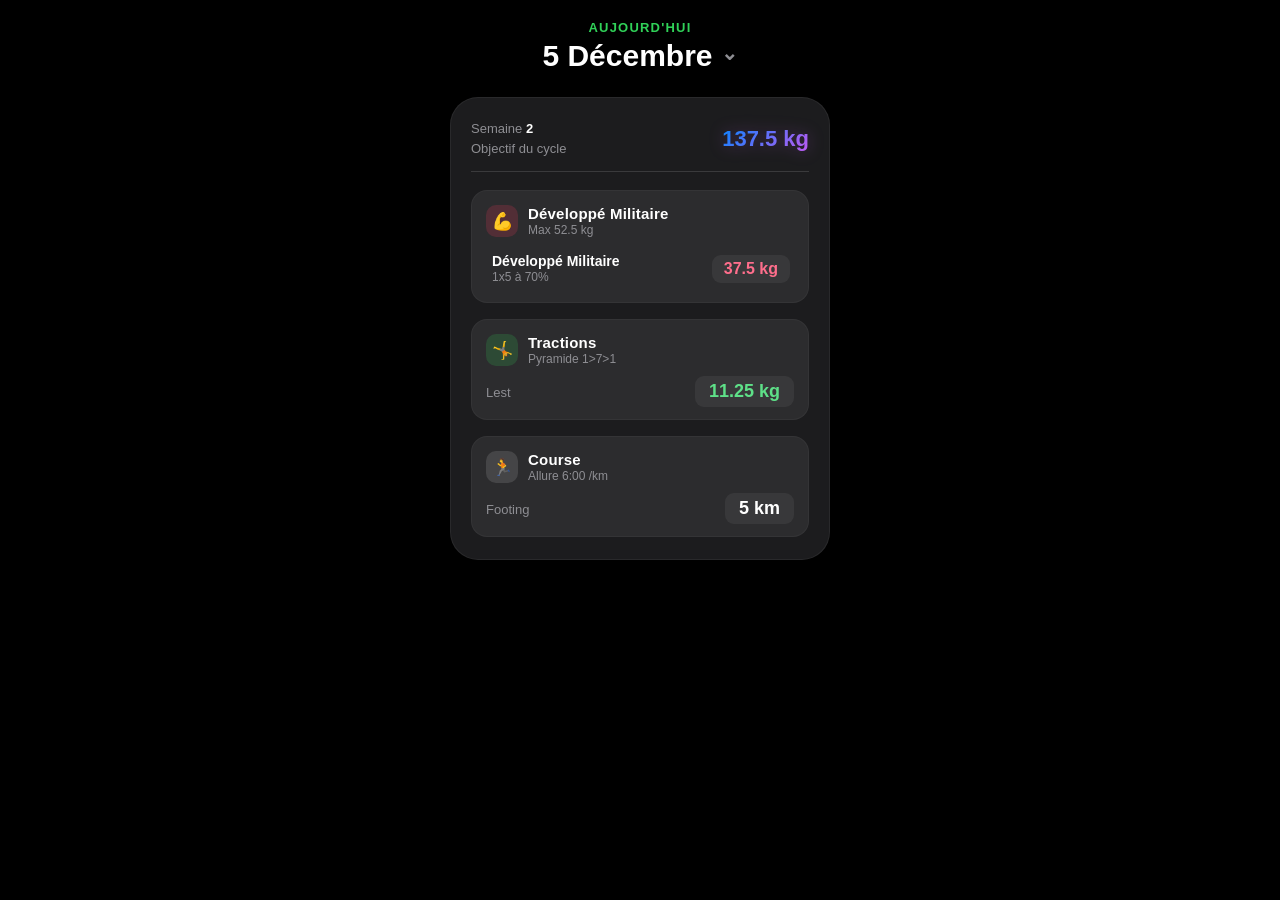
<file: index.html>
<!DOCTYPE html>
<html lang="fr">
<head>
    <meta charset="UTF-8">
    <meta name="viewport" content="width=device-width, initial-scale=1.0, viewport-fit=cover">
    <title>Bench Master - Focus</title>
    <link rel="apple-touch-icon" href="01.png">
    <style>
        :root {
            --bg: #000000;
            --card: #1c1c1e;
            --card-soft: #2c2c2e;
            --accent: #30d158; /* iOS Green */
            --blue: #0a84ff; /* iOS Blue */
            --orange: #ff9f0a; /* iOS Orange */
            --pink: #ff9f0a;
            --purple: #bf5af2;
            --yellow: #ffd60a;
            --red: #ff453a;
            --text-dim: #8e8e93;
            --text-soft: #aeaeb2;
            --divider: #3a3a3c;
        }

        * { box-sizing: border-box; }

        body {
            font-family: -apple-system, BlinkMacSystemFont, "SF Pro Display", sans-serif;
            background-color: var(--bg);
            color: white;
            margin: 0;
            padding: 20px 12px 40px;
            display: flex;
            flex-direction: column;
            align-items: center;
            min-height: 100vh;
        }

        /* En-tête Date */
        .header-date {
            text-align: center;
            margin-bottom: 24px;
            cursor: pointer;
            user-select: none;
            -webkit-tap-highlight-color: transparent;
            transition: transform 0.2s ease;
        }

        .header-date:active {
            transform: scale(0.97);
        }

        .today-label {
            color: var(--accent);
            text-transform: uppercase;
            font-size: 13px;
            font-weight: 700;
            letter-spacing: 1.2px;
            transition: color 0.3s ease;
        }

        .current-date {
            font-size: 30px;
            font-weight: 800;
            margin-top: 4px;
            text-transform: capitalize;
            display: inline-flex;
            align-items: center;
            gap: 8px;
        }

        .current-date::after {
            content: '⌄';
            font-size: 20px;
            color: var(--text-dim);
            font-weight: 600;
            transform: translateY(-3px);
            transition: transform 0.3s ease;
            display: inline-block;
        }

        .header-date.cal-open .current-date::after {
            transform: translateY(-3px) rotate(180deg);
        }

        /* Conteneur Flip */
        .flip-container {
            width: 100%;
            max-width: 380px;
            perspective: 1800px;
            cursor: pointer;
        }

        .flipper {
            position: relative;
            width: 100%;
            transition: transform 0.75s cubic-bezier(0.4, 0.0, 0.2, 1);
            transform-style: preserve-3d;
        }

        .flip-container.flipped .flipper {
            transform: rotateY(180deg);
        }

        /* Animation de swipe horizontal (jour précédent/suivant) */
        /* On anime le flip-container lui-même pour ne pas perturber le rotateY du flipper */
        .flip-container {
            transition: transform 0s, opacity 0s;
            will-change: transform;
        }

        .flip-container.swipe-anim {
            transition: transform 0.28s cubic-bezier(0.33, 1, 0.68, 1), opacity 0.28s ease;
        }

        .flip-container.swipe-out-left {
            transform: translateX(-110%);
            opacity: 0;
        }

        .flip-container.swipe-out-right {
            transform: translateX(110%);
            opacity: 0;
        }

        .flip-container.swipe-in-left {
            transform: translateX(110%);
            opacity: 0;
        }

        .flip-container.swipe-in-right {
            transform: translateX(-110%);
            opacity: 0;
        }

        /* Carte de Séance */
        .session-card {
            background: var(--card);
            width: 100%;
            border-radius: 28px;
            padding: 22px 20px;
            box-shadow: 0 24px 48px rgba(0,0,0,0.5);
            border: 1px solid rgba(255,255,255,0.06);
            backface-visibility: hidden;
            -webkit-backface-visibility: hidden;
        }

        .front { position: relative; }

        .back {
            position: absolute;
            top: 0;
            left: 0;
            transform: rotateY(180deg);
        }

        /* Bandeau objectif */
        .goal-info {
            display: flex;
            justify-content: space-between;
            align-items: center;
            margin-bottom: 18px;
            padding-bottom: 14px;
            border-bottom: 1px solid var(--divider);
        }

        .goal-text {
            font-size: 13px;
            color: var(--text-dim);
            font-weight: 500;
            line-height: 1.35;
        }

        .goal-text strong {
            color: white;
            font-weight: 700;
        }

        .goal-val {
            font-size: 22px;
            font-weight: 800;

            background: linear-gradient(135deg, #0a84ff, #bf5af2, #5e5ce6, #0a84ff);
            background-size: 300% 300%;

            -webkit-background-clip: text;
            -webkit-text-fill-color: transparent;
            background-clip: text;
            text-fill-color: transparent;

            animation: glowGradient 4s ease infinite;
            filter: drop-shadow(0 0 8px rgba(191, 90, 242, 0.3));

            white-space: nowrap;
        }

        /* Variante verso : dégradé orange/rose pour Camille */
        .back .goal-val {
            background: linear-gradient(135deg, #ff9f0a, #ff375f, #bf5af2, #ff9f0a);
            background-size: 300% 300%;
            -webkit-background-clip: text;
            background-clip: text;
            filter: drop-shadow(0 0 8px rgba(255, 159, 10, 0.35));
        }

        @keyframes glowGradient {
            0%   { background-position: 0% 50%; }
            50%  { background-position: 100% 50%; }
            100% { background-position: 0% 50%; }
        }

        /* Liste des blocs exercices */
        .workout-list {
            display: flex;
            flex-direction: column;
            gap: 16px;
        }

        /* Bloc exercice (regroupe les séries d'un même mouvement) */
        .ex-block {
            background: var(--card-soft);
            border-radius: 16px;
            padding: 14px 14px 12px;
            border: 1px solid rgba(255,255,255,0.04);
        }

        .ex-header {
            display: flex;
            align-items: center;
            gap: 10px;
            margin-bottom: 10px;
        }

        .ex-icon {
            width: 32px;
            height: 32px;
            border-radius: 10px;
            display: flex;
            align-items: center;
            justify-content: center;
            font-size: 17px;
            flex-shrink: 0;
        }

        .ex-icon.bench   { background: rgba(255, 69, 58, 0.18);  }   /* Rouge */
        .ex-icon.squat   { background: rgba(10, 132, 255, 0.18);  }  /* Bleu */
        .ex-icon.rowing  { background: rgba(48, 209, 88, 0.18);   }  /* Vert (dos) */
        .ex-icon.trac    { background: rgba(48, 209, 88, 0.18);   }  /* Vert (dos) */
        .ex-icon.dm      { background: rgba(255, 55, 95, 0.18);   }  /* Rose/orange */
        .ex-icon.course  { background: rgba(255, 255, 255, 0.12); }  /* Blanc */
        .ex-icon.abdos   { background: rgba(191, 90, 242, 0.20);  }  /* Violet */

        .ex-title {
            font-size: 15px;
            font-weight: 700;
            letter-spacing: 0.2px;
        }

        .ex-subtitle {
            font-size: 12px;
            color: var(--text-dim);
            margin-top: 1px;
        }

        /* Lignes de séries */
        .set-list {
            display: flex;
            flex-direction: column;
            gap: 6px;
        }

        .set-row {
            display: flex;
            justify-content: space-between;
            align-items: center;
            padding: 6px 4px 6px 6px;
        }

        .set-row + .set-row {
            border-top: 1px solid rgba(255,255,255,0.04);
        }

        .set-info { display: flex; flex-direction: column; min-width: 0; }
        .set-name { font-size: 14px; font-weight: 600; color: white; }
        .set-reps { font-size: 12px; color: var(--text-dim); margin-top: 1px; }

        .set-weight {
            font-size: 16px;
            font-weight: 700;
            color: white;
            background: rgba(255,255,255,0.06);
            padding: 5px 12px;
            border-radius: 9px;
            min-width: 68px;
            text-align: center;
            font-variant-numeric: tabular-nums;
        }

        /* Mise en avant single ligne (course, abdos) */
        .single-line {
            display: flex;
            justify-content: space-between;
            align-items: center;
        }

        .single-line .value {
            font-size: 18px;
            font-weight: 700;
            color: white;
            background: rgba(255,255,255,0.06);
            padding: 5px 14px;
            border-radius: 9px;
            font-variant-numeric: tabular-nums;
        }

        /* Accent coloré par type sur le nombre */
        .ex-block.type-bench  .set-weight { color: #ff6b61; }   /* Rouge */
        .ex-block.type-squat  .set-weight { color: #5eb0ff; }   /* Bleu */
        .ex-block.type-rowing .set-weight { color: #5ee088; }   /* Vert */
        .ex-block.type-trac   .set-weight { color: #5ee088; }   /* Vert */
        .ex-block.type-dm     .set-weight { color: #ff6e8c; }   /* Rose */
        .ex-block.type-course .single-line .value { color: #ffffff; }   /* Blanc */
        .ex-block.type-abdos  .single-line .value { color: #d78cff; }   /* Violet */
        /* Tractions n'a qu'une single-line */
        .ex-block.type-trac   .single-line .value { color: #5ee088; }   /* Vert */

        /* État Repos */
        .rest-state {
            text-align: center;
            padding: 50px 0 40px;
        }

        .rest-icon {
            font-size: 52px;
            margin-bottom: 14px;
            display: block;
        }

        .rest-title {
            font-size: 26px;
            font-weight: 800;
            letter-spacing: 0.3px;
        }

        .rest-sub {
            font-size: 13px;
            color: var(--text-dim);
            margin-top: 6px;
        }

        .next-session {
            margin-top: 22px;
            font-size: 13px;
            color: var(--accent);
            font-weight: 600;
            line-height: 1.5;
        }

        /* Hint flip */
        .flip-hint {
            margin-top: 14px;
            font-size: 11px;
            color: var(--text-dim);
            letter-spacing: 0.4px;
            text-transform: uppercase;
            opacity: 0.7;
        }

        .flip-hint .arrow {
            display: inline-block;
            animation: pulseArrow 2s ease-in-out infinite;
        }

        @keyframes pulseArrow {
            0%, 100% { opacity: 0.4; transform: translateX(0); }
            50%      { opacity: 1;   transform: translateX(3px); }
        }

        /* Badge Camille sur le verso */
        .persona-badge {
            display: inline-flex;
            align-items: center;
            gap: 5px;
            background: rgba(255, 159, 10, 0.15);
            color: var(--orange);
            font-size: 11px;
            font-weight: 700;
            padding: 2px 8px;
            border-radius: 6px;
            letter-spacing: 0.3px;
            text-transform: uppercase;
            margin-bottom: 4px;
        }

        /* Badge deload */
        .deload-chip {
            display: inline-block;
            background: rgba(255, 214, 10, 0.15);
            color: var(--yellow);
            font-size: 10px;
            font-weight: 700;
            padding: 2px 7px;
            border-radius: 5px;
            letter-spacing: 0.4px;
            text-transform: uppercase;
            margin-left: 6px;
            vertical-align: middle;
        }
        /* ====================================================================
           CALENDRIER
           Esprit Apple : sheet pleine largeur, transitions douces, pas de bordure
           ==================================================================== */

        /* Conteneur principal qui orchestre la transition carte ↔ calendrier */
        .stage {
            width: 100%;
            max-width: 380px;
            position: relative;
            min-height: 460px;
        }

        .stage > .flip-container,
        .stage > .calendar-view {
            transition: opacity 0.35s cubic-bezier(0.4, 0, 0.2, 1),
                        transform 0.35s cubic-bezier(0.4, 0, 0.2, 1);
        }

        /* Mode normal : carte visible, calendrier masqué */
        .stage:not(.cal-mode) .calendar-view {
            opacity: 0;
            transform: translateY(-10px) scale(0.98);
            pointer-events: none;
            position: absolute;
            inset: 0;
        }

        /* Mode calendrier : carte masquée, calendrier visible */
        .stage.cal-mode .flip-container {
            opacity: 0;
            transform: translateY(10px) scale(0.97);
            pointer-events: none;
            position: absolute;
            inset: 0;
        }
        .stage.cal-mode .calendar-view {
            opacity: 1;
            transform: translateY(0) scale(1);
            pointer-events: auto;
        }

        .calendar-view {
            width: 100%;
        }

        /* Sélecteur de mois (en haut, scrollable horizontalement) */
        .month-selector {
            display: flex;
            gap: 8px;
            overflow-x: auto;
            scroll-behavior: smooth;
            -webkit-overflow-scrolling: touch;
            scrollbar-width: none;
            padding: 4px 2px 14px;
            margin-bottom: 6px;
            scroll-snap-type: x mandatory;
        }
        .month-selector::-webkit-scrollbar { display: none; }

        .month-pill {
            flex-shrink: 0;
            padding: 8px 16px;
            background: var(--card);
            border-radius: 999px;
            font-size: 14px;
            font-weight: 600;
            color: var(--text-soft);
            cursor: pointer;
            border: 1px solid rgba(255,255,255,0.04);
            transition: all 0.25s ease;
            scroll-snap-align: center;
            white-space: nowrap;
            text-transform: capitalize;
            -webkit-tap-highlight-color: transparent;
        }

        .month-pill:active { transform: scale(0.95); }

        .month-pill.active {
            background: white;
            color: black;
            border-color: white;
            font-weight: 700;
        }

        /* Container scrollable des mois */
        .months-scroll {
            max-height: 70vh;
            overflow-y: auto;
            -webkit-overflow-scrolling: touch;
            scroll-behavior: smooth;
            scrollbar-width: none;
            padding: 0 2px 40px;
            mask-image: linear-gradient(to bottom, transparent 0, black 12px, black calc(100% - 28px), transparent 100%);
            -webkit-mask-image: linear-gradient(to bottom, transparent 0, black 12px, black calc(100% - 28px), transparent 100%);
        }
        .months-scroll::-webkit-scrollbar { display: none; }

        .month-block {
            margin-bottom: 28px;
        }

        .month-title {
            font-size: 22px;
            font-weight: 800;
            margin: 4px 4px 14px;
            text-transform: capitalize;
            letter-spacing: -0.3px;
        }

        .month-title .year-tag {
            color: var(--text-dim);
            font-weight: 600;
            font-size: 18px;
            margin-left: 8px;
        }

        /* Grille jours */
        .weekday-row {
            display: grid;
            grid-template-columns: repeat(7, 1fr);
            margin: 0 0 8px;
        }

        .weekday-cell {
            text-align: center;
            font-size: 11px;
            font-weight: 600;
            color: var(--text-dim);
            text-transform: uppercase;
            letter-spacing: 0.5px;
        }

        .day-grid {
            display: grid;
            grid-template-columns: repeat(7, 1fr);
            gap: 2px;
        }

        .day-cell {
            aspect-ratio: 1 / 1;
            display: flex;
            flex-direction: column;
            align-items: center;
            justify-content: center;
            position: relative;
            border-radius: 12px;
            cursor: pointer;
            -webkit-tap-highlight-color: transparent;
            transition: background 0.2s ease, transform 0.15s ease;
        }

        .day-cell.empty {
            cursor: default;
            pointer-events: none;
        }

        .day-cell:active:not(.empty) {
            transform: scale(0.92);
        }

        .day-cell:hover:not(.empty):not(.today) {
            background: rgba(255,255,255,0.04);
        }

        .day-num {
            font-size: 16px;
            font-weight: 600;
            color: white;
            line-height: 1;
        }

        /* Jour de repos : numéro plus discret */
        .day-cell.rest .day-num {
            color: var(--text-dim);
            font-weight: 500;
        }

        /* Conteneur de pastilles (jusqu'à 5 dots côte à côte) */
        .day-dots {
            display: flex;
            gap: 2px;
            margin-top: 4px;
            min-height: 5px;
            align-items: center;
            justify-content: center;
        }

        .day-dot {
            width: 5px;
            height: 5px;
            border-radius: 50%;
            flex-shrink: 0;
            /* La pastille blanche prend une légère bordure pour être visible */
        }
        .day-dot.dot-course {
            box-shadow: inset 0 0 0 1px rgba(0,0,0,0.15);
        }

        .day-cell.rest .day-dots {
            visibility: hidden;
        }

        /* Aujourd'hui : pastille blanche pleine */
        .day-cell.today {
            background: rgba(255,255,255,0.08);
        }

        .day-cell.today .day-num {
            color: var(--accent);
            font-weight: 800;
        }

        /* Jour sélectionné (différent d'aujourd'hui) */
        .day-cell.selected:not(.today) {
            background: rgba(10, 132, 255, 0.15);
        }
        .day-cell.selected:not(.today) .day-num {
            color: var(--blue);
            font-weight: 800;
        }

        /* Hors plage (avant un mois en arrière, après 12 mois) */
        .day-cell.out-of-range {
            opacity: 0.25;
            pointer-events: none;
        }

        /* Jours passés : pastilles plus foncées + numéro légèrement atténué */
        .day-cell.past .day-num {
            color: var(--text-soft);
            opacity: 0.6;
        }
        .day-cell.past.rest .day-num {
            opacity: 0.4;
        }
        .day-cell.past .day-dot {
            opacity: 0.45;
            filter: saturate(0.7);
        }

        /* Semaine de deload : fond léger jaune translucide sur toute la rangée */
        .day-cell.deload {
            background: rgba(255, 214, 10, 0.06);
        }
        /* Coins arrondis : on ne les coupe pas par cellule, on les laisse round */
        .day-cell.deload.today {
            background: rgba(255, 214, 10, 0.10);
        }
        /* Deload passé : fond plus foncé/désaturé */
        .day-cell.past.deload {
            background: rgba(255, 214, 10, 0.025);
        }

        /* Légende du programme Camille */
        .header-date.camille-mode .today-label {
            color: var(--orange);
        }
    </style>
</head>
<body>

    <div class="header-date" id="headerDate">
        <div class="today-label" id="day-label">Aujourd'hui</div>
        <div class="current-date" id="display-date">--/--</div>
    </div>

    <div id="stage" class="stage">
        <div id="flipContainer" class="flip-container">
            <div class="flipper">
                <div id="app" class="session-card front"></div>
                <div id="appBack" class="session-card back"></div>
            </div>
        </div>

        <div id="calendarView" class="calendar-view">
            <div id="monthSelector" class="month-selector"></div>
            <div id="monthsScroll" class="months-scroll"></div>
        </div>
    </div>


<script>
    // ========================================================================
    //  CONFIGURATION
    // ========================================================================
    const START_DATE = new Date(2026, 2, 28); // Jeudi 2 avril 2026 (heure locale) = début S1 du cycle

    // ── PREMIER JOUR DU BLOC (décalage des séances) ─────────────────────────
    // Décale TOUTES les séances de N jours plus TÔT sur le calendrier.
    // Les semaines et le deload NE bougent PAS (ancrés sur START_DATE).
    //   N = 2  →  jeudi devient mardi, vendredi devient mercredi (réglage actuel).
    //   N = 0  →  aucun décalage.   N = 1 → mercredi, N = 3 → lundi, etc.
    // Le 1er jour du bloc était jeudi ; passe N à 2 pour l'avoir le mardi.
    const DAY_SHIFT = 2;

    const BASE_GOAL = 120;      // Objectif bench principal (recto)
    const CAMILLE_GOAL = 37.5;  // Objectif bench Camille (verso)
    const CAMILLE_RATIO = CAMILLE_GOAL / BASE_GOAL; // 0.3125

    // Objectifs de base par exercice (recto)
    // Ces max servent de référence, les % s'appliquent dessus
    const MAX_REF = {
        bench: 120,
        squat: 125,    // Déduit du CSV : S4 1x1 100% = 125 kg
        dm:    45      // Déduit du CSV : S4 1x3 95% = 45 kg → 1RM ≈ 47.5 kg. On garde 45 comme charge cible 100% opérationnelle
    };

    // ========================================================================
    //  PROGRAMME BENCH (inchangé par rapport à l'existant)
    // ========================================================================
    const benchProgram = {
        1: {
            "Jeudi":    [{t: "Classique",   r: "1x3", p: 80}, {t: "Classique",   r: "1x3", p: 82}, {t: "Classique",   r: "1x3", p: 84}, {t: "Large/Serrée", r: "1x8", p: 70}, {t: "Large/Serrée", r: "1x8", p: 67}],
            "Vendredi": [{t: "2ct Pause",   r: "1x5", p: 65}, {t: "2ct Pause",   r: "1x5", p: 70}, {t: "2ct Pause",   r: "1x5", p: 75}, {t: "Classique",    r: "1x7", p: 65}],
            "Samedi":   [{t: "Larsen Press",r: "1x7", p: 60}, {t: "Larsen Press",r: "2x7", p: 65}, {t: "Larsen Press",r: "1x7", p: 62}],
            "Dimanche": [{t: "Classique",   r: "1x1", p: 80}, {t: "Classique",   r: "1x1", p: 85}, {t: "Classique",   r: "1x1", p: 89}, {t: "Classique",    r: "1x7", p: 65}]
        },
        2: {
            "Jeudi":    [{t: "Classique",   r: "1x3", p: 80}, {t: "Classique",   r: "1x3", p: 82}, {t: "Classique",   r: "1x3", p: 84}, {t: "Large/Serrée", r: "1x8", p: 70}, {t: "Large/Serrée", r: "1x8", p: 67}],
            "Vendredi": [{t: "2ct Pause",   r: "1x5", p: 65}, {t: "2ct Pause",   r: "1x5", p: 70}, {t: "2ct Pause",   r: "1x5", p: 75}, {t: "Classique",    r: "1x7", p: 65}],
            "Samedi":   [{t: "Larsen Press",r: "1x7", p: 60}, {t: "Larsen Press",r: "2x7", p: 65}, {t: "Larsen Press",r: "1x7", p: 62}],
            "Dimanche": [{t: "Classique",   r: "1x1", p: 85}, {t: "Classique",   r: "1x1", p: 89}, {t: "Classique",   r: "1x1", p: 92}, {t: "Classique",    r: "1x7", p: 65}]
        },
        3: {
            "Jeudi":    [{t: "Classique",   r: "1x3", p: 82}, {t: "Classique",   r: "1x3", p: 84}, {t: "Classique",   r: "1x3", p: 87}, {t: "Large/Serrée", r: "1x8", p: 70}, {t: "Large/Serrée", r: "1x8", p: 67}],
            "Vendredi": [{t: "2ct Pause",   r: "1x5", p: 65}, {t: "2ct Pause",   r: "1x5", p: 70}, {t: "2ct Pause",   r: "1x5", p: 75}, {t: "Classique",    r: "1x7", p: 65}],
            "Samedi":   [{t: "Larsen Press",r: "1x7", p: 60}, {t: "Larsen Press",r: "2x7", p: 65}, {t: "Larsen Press",r: "1x7", p: 62}],
            "Dimanche": [{t: "Classique",   r: "1x1", p: 89}, {t: "Classique",   r: "1x1", p: 92}, {t: "Classique",   r: "1x1", p: 95}, {t: "Classique",    r: "1x7", p: 65}]
        },
        4: {
            "Jeudi":    [{t: "Classique",   r: "1x3", p: 75}, {t: "Classique",   r: "1x3", p: 77}, {t: "Classique",   r: "1x3", p: 80}, {t: "Large/Serrée", r: "1x8", p: 67}, {t: "Large/Serrée", r: "1x8", p: 63}],
            "Vendredi": [{t: "2ct Pause",   r: "1x4", p: 65}, {t: "2ct Pause",   r: "1x4", p: 70}, {t: "2ct Pause",   r: "1x4", p: 75}, {t: "Classique",    r: "1x7", p: 65}],
            "Samedi":   [{t: "Larsen Press",r: "1x7", p: 60}, {t: "Larsen Press",r: "1x7", p: 65}, {t: "Larsen Press",r: "1x7", p: 62}],
            "Dimanche": [{t: "Classique",   r: "1x1", p: 90}, {t: "Classique",   r: "1x1", p: 95}, {t: "Classique",   r: "1x1", p: 100}, {t: "Classique",    r: "1x7", p: 65}]
        },
        5: {
            "Jeudi":    [{t: "Classique",   r: "1x5", p: 60}, {t: "Classique",   r: "1x5", p: 65}, {t: "Classique",   r: "1x5", p: 70}],
            "Vendredi": [{t: "2ct Pause",   r: "1x5", p: 60}, {t: "2ct Pause",   r: "1x5", p: 65}, {t: "Classique",   r: "1x5", p: 60}],
            "Samedi":   [{t: "Larsen Press",r: "1x6", p: 55}, {t: "Larsen Press",r: "1x6", p: 60}],
            "Dimanche": [{t: "Classique",   r: "1x3", p: 70}, {t: "Classique",   r: "1x3", p: 75}, {t: "Classique",   r: "1x5", p: 60}]
        }
    };

    // ========================================================================
    //  PROGRAMME SQUAT (tiré du CSV — mardi / vendredi / dimanche)
    //  Charges exprimées en % du 1RM ref (125 kg)
    //  Multiple de 2,5
    // ========================================================================
    const squatProgram = {
        1: {
            "Mardi":    [{t: "Squat",       r: "1x3", p: 80}],
            "Vendredi": [{t: "Squat",       r: "1x3", p: 82}],
            "Dimanche": [{t: "Squat",       r: "1x3", p: 84}, {t: "Squat",       r: "1x5", p: 75}]
        },
        2: {
            "Mardi":    [{t: "Squat",       r: "1x5", p: 70}],
            "Vendredi": [{t: "Squat",       r: "1x5", p: 75}],
            "Dimanche": [{t: "Squat",       r: "1x5", p: 75}, {t: "Squat",       r: "1x5", p: 80}]
        },
        3: {
            "Mardi":    [{t: "Squat",       r: "1x3", p: 82}],
            "Vendredi": [{t: "Squat",       r: "1x3", p: 84}],
            "Dimanche": [{t: "Squat",       r: "1x3", p: 87}, {t: "Squat",       r: "1x5", p: 90}]
        },
        4: {
            "Mardi":    [{t: "Squat",       r: "1x3", p: 92}],
            "Vendredi": [{t: "Squat",       r: "1x3", p: 95}],
            "Dimanche": [{t: "Squat",       r: "1x3", p: 95}, {t: "Squat",       r: "1x1", p: 100}]
        },
        5: {
            "Mardi":    [{t: "Squat",       r: "3x5", p: 60}],
            "Vendredi": [{t: "Squat",       r: "3x5", p: 60}],
            "Dimanche": [{t: "Squat",       r: "3x5", p: 60}]
        }
    };

    // ========================================================================
    //  PROGRAMME ROWING (tiré du CSV — mardi / vendredi / dimanche)
    //  Charges absolues en kg (pas en %), multiple de 2
    // ========================================================================
    const rowingProgram = {
        1: {
            "Mardi":    [{t: "Rowing",  r: "3x8", kg: 34}],
            "Vendredi": [{t: "Rowing",  r: "3x8", kg: 34}],
            "Dimanche": [{t: "Rowing",  r: "3x8", kg: 34}]
        },
        2: {
            "Mardi":    [{t: "Rowing",  r: "3x8", kg: 34}],
            "Vendredi": [{t: "Rowing",  r: "3x8", kg: 36}],
            "Dimanche": [{t: "Rowing",  r: "3x8", kg: 36}]
        },
        3: {
            "Mardi":    [{t: "Rowing",  r: "3x8", kg: 36}],
            "Vendredi": [{t: "Rowing",  r: "3x8", kg: 36}],
            "Dimanche": [{t: "Rowing",  r: "3x8", kg: 38}]
        },
        4: {
            "Mardi":    [{t: "Rowing",  r: "3x8", kg: 36}],
            "Vendredi": [{t: "Rowing",  r: "3x8", kg: 38}],
            "Dimanche": [{t: "Rowing",  r: "3x8", kg: 38}]
        },
        5: {
            "Mardi":    [{t: "Rowing",  r: "3x8", kg: 28}],
            "Vendredi": [{t: "Rowing",  r: "3x8", kg: 28}],
            "Dimanche": [{t: "Rowing",  r: "3x8", kg: 28}]
        }
    };

    // ========================================================================
    //  PROGRAMME TRACTION (tiré du CSV — lundi / jeudi / samedi)
    //  Lest en kg, multiple de 1,25. Le lest évolue par semaine (pyramide).
    // ========================================================================
    const tracProgram = {
        1: { days: ["Lundi","Jeudi","Samedi"], t: "Tractions", r: "Pyramide 1>7>1", lest: 1.25 },
        2: { days: ["Lundi","Jeudi","Samedi"], t: "Tractions", r: "Pyramide 1>7>1", lest: 2.5 },
        3: { days: ["Lundi","Jeudi","Samedi"], t: "Tractions", r: "Pyramide 1>7>1", lest: 3.75 },
        4: { days: ["Lundi","Jeudi","Samedi"], t: "Tractions", r: "Pyramide 1>7>1", lest: 5 },
        5: { days: ["Lundi","Jeudi","Samedi"], t: "Tractions", r: "Pyramide 1>5>1", lest: 0 }
    };

    // ========================================================================
    //  PROGRAMME DM - Développé Militaire (lundi / jeudi)
    //  % sur 1RM ref (45 kg) — multiple de 2,5
    // ========================================================================
    const dmProgram = {
        1: {
            "Lundi": [{t: "Développé Militaire", r: "1x3", p: 80}],
            "Jeudi": [{t: "Développé Militaire", r: "1x3", p: 82}]
        },
        2: {
            "Lundi": [{t: "Développé Militaire", r: "1x5", p: 70}],
            "Jeudi": [{t: "Développé Militaire", r: "1x5", p: 75}]
        },
        3: {
            "Lundi": [{t: "Développé Militaire", r: "1x3", p: 82}],
            "Jeudi": [{t: "Développé Militaire", r: "1x3", p: 84}]
        },
        4: {
            "Lundi": [{t: "Développé Militaire", r: "1x3", p: 92}],
            "Jeudi": [{t: "Développé Militaire", r: "1x3", p: 95}]
        },
        5: {
            "Lundi": [{t: "Développé Militaire", r: "3x5", p: 60}],
            "Jeudi": [{t: "Développé Militaire", r: "3x5", p: 60}]
        }
    };

    // ========================================================================
    //  PROGRAMME COURSE (lundi / mardi / jeudi / samedi / dimanche)
    //  Distances en km. Variante Camille : distances - 1 km sur sortie longue, idem sinon.
    // ========================================================================
    const courseProgram = {
        1: {"Lundi":5, "Mardi":null, "Jeudi":5, "Samedi":10, "Dimanche":5},
        2: {"Lundi":5, "Mardi":8,   "Jeudi":5, "Samedi":12, "Dimanche":5},
        3: {"Lundi":5, "Mardi":10,  "Jeudi":5, "Samedi":15, "Dimanche":5},
        4: {"Lundi":5, "Mardi":12,  "Jeudi":5, "Samedi":10, "Dimanche":5},
        5: {"Lundi":3, "Mardi":null,"Jeudi":3, "Samedi":5,  "Dimanche":3}
    };

    // Variante Camille : sortie longue réduite, km de base inchangés (5 km reste accessible)
    const courseProgramCamille = {
        1: {"Lundi":3, "Mardi":null, "Jeudi":3, "Samedi":6, "Dimanche":3},
        2: {"Lundi":3, "Mardi":5,    "Jeudi":3, "Samedi":7, "Dimanche":3},
        3: {"Lundi":3, "Mardi":6,    "Jeudi":3, "Samedi":8, "Dimanche":3},
        4: {"Lundi":3, "Mardi":7,    "Jeudi":3, "Samedi":6, "Dimanche":3},
        5: {"Lundi":2, "Mardi":null, "Jeudi":2, "Samedi":3, "Dimanche":2}
    };

    // Abdos : oui mardi/vendredi sur toutes les semaines
    const abdosDays = ["Mardi", "Vendredi"];

    const DAYS_FR = ["Dimanche", "Lundi", "Mardi", "Mercredi", "Jeudi", "Vendredi", "Samedi"];

    // ========================================================================
    //  CALCUL DES POIDS / ROUND
    // ========================================================================
    // Arrondi au multiple supérieur
    function roundToStep(value, step) {
        return Math.ceil(value / step) * step;
    }

    // Pour les objectifs évolutifs (bench cycle +2,5 par bloc de 5 semaines)
    function getCycleBonus(startDate, targetDate) {
        const diffDays = Math.floor((targetDate - startDate) / (1000*60*60*24));
        const weekIndex = Math.floor(diffDays / 7);
        return Math.floor(weekIndex / 5) * 2.5;
    }

    // ========================================================================
    //  ASSEMBLAGE DES EXERCICES DU JOUR
    // ========================================================================
    function buildDaySessions(weekInCycle, dayName, isCamille, cycleBonus) {
        const blocks = [];

        // Bench goal qui sert de référence pour tout le verso
        const benchGoal = (isCamille ? CAMILLE_GOAL : BASE_GOAL) + cycleBonus;

        // Ratio dynamique Camille : recalculé à chaque cycle pour rester cohérent
        // Cycle 0 : 37.5/120 = 0.3125 ; Cycle 1 : 40/122.5 = 0.3265 ; etc.
        const camilleRatio = isCamille
            ? (CAMILLE_GOAL + cycleBonus) / (BASE_GOAL + cycleBonus)
            : 1;

        // 1) BENCH
        const benchDay = benchProgram[weekInCycle][dayName];
        if (benchDay) {
            const goal = benchGoal;
            blocks.push({
                type: "bench",
                icon: "🏋️",
                title: "Bench Press",
                subtitle: `Objectif ${roundToStep(goal, 2.5)} kg`,
                sets: benchDay.map(w => ({
                    name: w.t,
                    reps: `${w.r} à ${w.p}%`,
                    weight: roundToStep(goal * w.p / 100, 2.5)
                }))
            });
        }

        // 2) SQUAT — 1RM ref évolue avec le cycle, ratio Camille appliqué
        const squatDay = squatProgram[weekInCycle][dayName];
        if (squatDay) {
            const goal = (MAX_REF.squat + cycleBonus) * camilleRatio;
            blocks.push({
                type: "squat",
                icon: "🦵",
                title: "Squat",
                subtitle: `Max ${roundToStep(goal, 2.5)} kg`,
                sets: squatDay.map(w => ({
                    name: w.t,
                    reps: `${w.r} à ${w.p}%`,
                    weight: roundToStep(goal * w.p / 100, 2.5)
                }))
            });
        }

        // 3) DM — règle CSV : "+2,5 kg tous les 2 blocs" (progression 2x plus lente)
        const dmDay = dmProgram[weekInCycle][dayName];
        if (dmDay) {
            // Bonus DM = floor(cycleIndex / 2) * 2.5 — cycleIndex récupéré via cycleBonus / 2.5
            const cycleIndex = cycleBonus / 2.5;
            const dmBonus = Math.floor(cycleIndex / 2) * 2.5;
            const goal = (MAX_REF.dm + dmBonus) * camilleRatio;
            blocks.push({
                type: "dm",
                icon: "💪",
                title: "Développé Militaire",
                subtitle: `Max ${roundToStep(goal, 2.5)} kg`,
                sets: dmDay.map(w => ({
                    name: w.t,
                    reps: `${w.r} à ${w.p}%`,
                    weight: roundToStep(goal * w.p / 100, 2.5)
                }))
            });
        }

        // 4) ROWING — règle CSV : "+2 kg sur le 3x8 tous les 2 blocs"
        const rowDay = rowingProgram[weekInCycle][dayName];
        if (rowDay) {
            const cycleIndex = cycleBonus / 2.5;
            const rowBonus = Math.floor(cycleIndex / 2) * 2;
            blocks.push({
                type: "rowing",
                icon: "🚣",
                title: "Rowing",
                subtitle: `Dos — tirage`,
                sets: rowDay.map(w => ({
                    name: w.t,
                    reps: w.r,
                    weight: roundToStep((w.kg + rowBonus) * camilleRatio, 2)
                }))
            });
        }

        // 5) TRACTION — règle CSV : "+1,25 kg de lest/bloc"
        const trac = tracProgram[weekInCycle];
        if (trac.days.includes(dayName)) {
            const cycleIndex = cycleBonus / 2.5;
            // Pour Camille : pas de lest jusqu'à ce qu'elle progresse — on commence à charger après quelques cycles
            if (isCamille) {
                // Camille : poids du corps les 4 premiers cycles, puis lest progressif (rythme adapté)
                const camilleLest = cycleIndex >= 4 ? Math.floor((cycleIndex - 3) / 2) * 1.25 : 0;
                blocks.push({
                    type: "trac",
                    icon: "🤸",
                    title: "Tractions",
                    subtitle: weekInCycle === 5 ? "Pyramide 1>3>1" : "Pyramide 1>5>1",
                    single: {
                        label: camilleLest > 0 ? "Lest" : "Poids du corps",
                        value: camilleLest > 0 ? `${camilleLest} kg` : "0 kg"
                    }
                });
            } else {
                // Recto : lest de base + 1,25 kg par cycle (S5 reste 0 kg en deload)
                const lest = (weekInCycle === 5) ? 0 : trac.lest + (cycleIndex * 1.25);
                blocks.push({
                    type: "trac",
                    icon: "🤸",
                    title: "Tractions",
                    subtitle: trac.r,
                    single: {
                        label: "Lest",
                        value: `${lest} kg`
                    }
                });
            }
        }

        // 6) COURSE — règle CSV : "+5 km sur la sortie longue tous les 2 blocs"
        const km = (isCamille ? courseProgramCamille : courseProgram)[weekInCycle][dayName];
        if (km != null) {
            const cycleIndex = cycleBonus / 2.5;
            // Bonus appliqué uniquement à la sortie longue (≥ 8 km), pas au déload
            const isLongRun = km >= 8;
            const courseBonus = (isLongRun && weekInCycle !== 5) ? Math.floor(cycleIndex / 2) * (isCamille ? 2 : 5) : 0;
            const finalKm = km + courseBonus;
            blocks.push({
                type: "course",
                icon: "🏃",
                title: "Course",
                subtitle: "Allure 6:00 /km",
                single: {
                    label: finalKm >= 10 ? "Sortie longue" : "Footing",
                    value: `${finalKm} km`
                }
            });
        }

        // 7) ABDOS
        if (abdosDays.includes(dayName)) {
            blocks.push({
                type: "abdos",
                icon: "🔥",
                title: "Abdos",
                subtitle: "Gainage + crunchs",
                single: {
                    label: "Programme",
                    value: "Oui"
                }
            });
        }

        return blocks;
    }

    // ========================================================================
    //  DONNÉES DU JOUR
    // ========================================================================
    function getWorkoutData(targetDate, isCamille = false) {
        // Calcul du nombre de jours entre START_DATE et targetDate
        // Utilise UTC pour éviter les sauts de DST (passage heure été/hiver = 23h ou 25h)
        const startUTC  = Date.UTC(START_DATE.getFullYear(), START_DATE.getMonth(), START_DATE.getDate());
        const targetUTC = Date.UTC(targetDate.getFullYear(), targetDate.getMonth(), targetDate.getDate());
        const diffDays = Math.round((targetUTC - startUTC) / (1000 * 60 * 60 * 24));

        if (diffDays < 0) return null;

        const currentWeekIndex = Math.floor(diffDays / 7);
        const cycleIndex = Math.floor(currentWeekIndex / 5);
        const weekInCycle = (currentWeekIndex % 5) + 1;

        // +2,5 kg par cycle pour TOUT LE MONDE (recto et verso) — règle CSV "Bench/Squat +2,5 kg/bloc"
        const cycleBonus = cycleIndex * 2.5;
        const benchGoal  = (isCamille ? CAMILLE_GOAL : BASE_GOAL) + cycleBonus;

        // Le JOUR de séance est décalé de DAY_SHIFT (jeudi→mardi…) ; la semaine et
        // le deload restent calculés sur la date réelle (donc inchangés).
        const shifted = new Date(targetDate);
        shifted.setDate(shifted.getDate() + DAY_SHIFT);
        const dayName = DAYS_FR[shifted.getDay()];
        const blocks = buildDaySessions(weekInCycle, dayName, isCamille, cycleBonus);

        return {
            week: weekInCycle,
            benchGoal,
            dayName,
            blocks,
            isDeload: weekInCycle === 5
        };
    }

    function findNextSession(startDate, isCamille) {
        let next = new Date(startDate);
        for (let i = 1; i <= 7; i++) {
            next.setDate(next.getDate() + 1);
            const data = getWorkoutData(next, isCamille);
            if (data && data.blocks.length > 0) {
                return next.toLocaleDateString('fr-FR', { weekday: 'long', day: 'numeric', month: 'long' });
            }
        }
        return null;
    }

    // ========================================================================
    //  RENDU HTML
    // ========================================================================
    function buildBlockHTML(block) {
        // Variante single-value (course, abdos, traction simple)
        if (block.single) {
            return `
                <div class="ex-block type-${block.type}">
                    <div class="ex-header">
                        <div class="ex-icon ${block.type}">${block.icon}</div>
                        <div>
                            <div class="ex-title">${block.title}</div>
                            <div class="ex-subtitle">${block.subtitle}</div>
                        </div>
                    </div>
                    <div class="single-line">
                        <span class="set-reps" style="font-size:13px;">${block.single.label}</span>
                        <span class="value">${block.single.value}</span>
                    </div>
                </div>
            `;
        }

        // Variante sets multiples (bench, squat, DM, rowing)
        const rowsHtml = block.sets.map(s => `
            <div class="set-row">
                <div class="set-info">
                    <span class="set-name">${s.name}</span>
                    <span class="set-reps">${s.reps}</span>
                </div>
                <div class="set-weight">${s.weight} kg</div>
            </div>
        `).join('');

        return `
            <div class="ex-block type-${block.type}">
                <div class="ex-header">
                    <div class="ex-icon ${block.type}">${block.icon}</div>
                    <div>
                        <div class="ex-title">${block.title}</div>
                        <div class="ex-subtitle">${block.subtitle}</div>
                    </div>
                </div>
                <div class="set-list">${rowsHtml}</div>
            </div>
        `;
    }

    function buildCardHTML(data, isCamille) {
        const goalDisplay = isCamille
            ? `${data.benchGoal} kg`
            : `${data.benchGoal} kg`;

        const personaLabel = isCamille ? 'Programme Camille' : 'Objectif du cycle';

        // Jour de repos complet
        if (!data.blocks || data.blocks.length === 0) {
            const next = findNextSession(selectedDate, isCamille);
            return `
                ${isCamille ? '<div class="persona-badge">👩 Camille</div>' : ''}
                <div class="rest-state">
                    <span class="rest-icon">🧘‍♂️</span>
                    <div class="rest-title">Repos</div>
                    <div class="rest-sub">Récupération active</div>
                    ${next ? `<div class="next-session">Prochaine séance<br>${next}</div>` : ''}
                </div>
            `;
        }

        const deloadChip = data.isDeload ? '<span class="deload-chip">Deload</span>' : '';

        let html = `
            <div class="goal-info">
                <div class="goal-text">
                    ${isCamille ? '<div class="persona-badge">👩 Camille</div>' : ''}
                    <div>Semaine <strong>${data.week}</strong>${deloadChip}</div>
                    <div style="margin-top:2px;">${personaLabel}</div>
                </div>
                <div class="goal-val">${goalDisplay}</div>
            </div>
            <div class="workout-list">
                ${data.blocks.map(buildBlockHTML).join('')}
            </div>
        `;
        return html;
    }

    // ========================================================================
    //  HELPERS DATE
    // ========================================================================
    function startOfDay(d) {
        const x = new Date(d);
        x.setHours(0, 0, 0, 0);
        return x;
    }

    function isSameDay(a, b) {
        return a.getFullYear() === b.getFullYear()
            && a.getMonth() === b.getMonth()
            && a.getDate() === b.getDate();
    }

    // Bornes navigables : mêmes limites que le calendrier
    // (1er jour du mois -1, dernier jour du mois +12)
    function getDateBounds() {
        const today = startOfDay(new Date());
        const minDate = new Date(today.getFullYear(), today.getMonth() - 1, 1);
        const maxDate = new Date(today.getFullYear(), today.getMonth() + 13, 0);
        return { minDate, maxDate };
    }

    // ========================================================================
    //  ÉTAT GLOBAL
    // ========================================================================
    let selectedDate = startOfDay(new Date()); // Date affichée dans la carte

    // ========================================================================
    //  RENDU CARTE PRINCIPALE
    // ========================================================================
    function render() {
        const dataRecto = getWorkoutData(selectedDate, false);
        const dataVerso = getWorkoutData(selectedDate, true);

        const app     = document.getElementById('app');
        const appBack = document.getElementById('appBack');
        const dayLabel = document.getElementById('day-label');
        const today    = startOfDay(new Date());

        // Label : "Aujourd'hui" si c'est aujourd'hui, sinon nom du jour
        if (isSameDay(selectedDate, today)) {
            dayLabel.textContent = "Aujourd'hui";
        } else {
            const diffDays = Math.round((selectedDate - today) / (1000*60*60*24));
            if (diffDays === 1)       dayLabel.textContent = "Demain";
            else if (diffDays === -1) dayLabel.textContent = "Hier";
            else                      dayLabel.textContent = selectedDate.toLocaleDateString('fr-FR', { weekday: 'long' });
        }

        document.getElementById('display-date').textContent = selectedDate.toLocaleDateString('fr-FR', {
            day: 'numeric', month: 'long'
        });

        app.innerHTML     = buildCardHTML(dataRecto, false);
        appBack.innerHTML = buildCardHTML(dataVerso, true);
    }

    // ========================================================================
    //  COULEURS PAR TYPE D'EXERCICE (palette unifiée carte ↔ calendrier)
    // ========================================================================
    const TYPE_COLORS = {
        bench:  '#ff453a',   // Rouge
        squat:  '#0a84ff',   // Bleu
        rowing: '#30d158',   // Vert (dos)
        trac:   '#30d158',   // Vert (dos)
        dm:     '#ff9f0a',   // Rose
        abdos:  '#bf5af2',   // Violet
        course: '#ffffff'    // Blanc
    };

    // Ordre de priorité d'affichage dans la pastille (push → pull → leg → core → cardio)
    const TYPE_ORDER = ['bench', 'dm', 'squat', 'rowing', 'trac', 'abdos', 'course'];

    // Regroupe les exercices d'un jour en couleurs uniques (rowing + trac = 1 seule pastille verte)
    function getDayColorKeys(types) {
        const groups = {
            push:   ['bench', 'dm'],          // Rouge & Rose mais on les garde distincts
            back:   ['rowing', 'trac'],       // Tous les deux verts → 1 seule pastille
        };
        // On ne fusionne que les types qui partagent EXACTEMENT la même couleur
        const seenColors = new Set();
        const keys = [];
        TYPE_ORDER.forEach(t => {
            if (!types.includes(t)) return;
            const c = TYPE_COLORS[t];
            if (seenColors.has(c)) return;
            seenColors.add(c);
            keys.push(t);
        });
        return keys;
    }

    // ========================================================================
    //  CONSTRUCTION DU CALENDRIER
    // ========================================================================
    const MONTHS_FR_SHORT = ['Janv.','Févr.','Mars','Avr.','Mai','Juin','Juil.','Août','Sept.','Oct.','Nov.','Déc.'];
    const WEEKDAYS_FR_SHORT = ['L','M','M','J','V','S','D']; // Semaine commence lundi

    function buildCalendar() {
        const today = startOfDay(new Date());
        const { minDate, maxDate } = getDateBounds();

        // Générer la liste des mois à afficher (du minDate au maxDate)
        const months = [];
        let cursor = new Date(minDate);
        while (cursor <= maxDate) {
            months.push({
                year: cursor.getFullYear(),
                month: cursor.getMonth()
            });
            cursor.setMonth(cursor.getMonth() + 1);
        }

        // Générer les pills de mois (en haut)
        const monthSelector = document.getElementById('monthSelector');
        monthSelector.innerHTML = months.map((m, i) => {
            const isCurrent = (m.year === today.getFullYear() && m.month === today.getMonth());
            const label = MONTHS_FR_SHORT[m.month];
            const yearTag = (m.year !== today.getFullYear()) ? ` ${String(m.year).slice(2)}` : '';
            return `<div class="month-pill ${isCurrent ? 'active' : ''}" data-month-index="${i}">${label}${yearTag}</div>`;
        }).join('');

        // Générer les blocs mensuels (scrollables)
        const monthsScroll = document.getElementById('monthsScroll');
        monthsScroll.innerHTML = months.map((m, i) => buildMonthBlockHTML(m, i, today, minDate, maxDate)).join('');

        // Listeners : pill click → scroll vers le mois
        monthSelector.querySelectorAll('.month-pill').forEach(pill => {
            pill.addEventListener('click', () => {
                const idx = parseInt(pill.dataset.monthIndex);
                const block = monthsScroll.querySelector(`.month-block[data-month-index="${idx}"]`);
                if (block) {
                    monthsScroll.scrollTo({
                        top: block.offsetTop - 4,
                        behavior: 'smooth'
                    });
                }
            });
        });

        // Listeners : day click → sélectionner et fermer
        monthsScroll.querySelectorAll('.day-cell:not(.empty):not(.out-of-range)').forEach(cell => {
            cell.addEventListener('click', () => {
                const dateStr = cell.dataset.date;
                if (dateStr) {
                    // Parser en heure locale (et non UTC) pour éviter tout décalage
                    const [y, m, d] = dateStr.split('-').map(Number);
                    selectedDate = new Date(y, m - 1, d);
                    closeCalendar();
                    render();
                }
            });
        });

        // Sync de la pill active selon le scroll
        let scrollTimeout;
        monthsScroll.addEventListener('scroll', () => {
            clearTimeout(scrollTimeout);
            scrollTimeout = setTimeout(() => {
                const blocks = monthsScroll.querySelectorAll('.month-block');
                let activeIdx = 0;
                const scrollMid = monthsScroll.scrollTop + monthsScroll.clientHeight / 3;
                blocks.forEach(b => {
                    if (b.offsetTop <= scrollMid) {
                        activeIdx = parseInt(b.dataset.monthIndex);
                    }
                });
                monthSelector.querySelectorAll('.month-pill').forEach(p => {
                    p.classList.toggle('active', parseInt(p.dataset.monthIndex) === activeIdx);
                });
                // Centrer la pill active
                const activePill = monthSelector.querySelector('.month-pill.active');
                if (activePill) {
                    const pillRect = activePill.getBoundingClientRect();
                    const selRect = monthSelector.getBoundingClientRect();
                    if (pillRect.left < selRect.left + 20 || pillRect.right > selRect.right - 20) {
                        activePill.scrollIntoView({ behavior: 'smooth', inline: 'center', block: 'nearest' });
                    }
                }
            }, 80);
        });
    }

    function buildMonthBlockHTML(monthInfo, idx, today, minDate, maxDate) {
        const { year, month } = monthInfo;
        const firstDay = new Date(year, month, 1);
        const lastDay = new Date(year, month + 1, 0);
        const numDays = lastDay.getDate();

        // Lundi = 0 dans notre grille (offset)
        const firstWeekday = (firstDay.getDay() + 6) % 7;

        let cells = '';
        // Cellules vides avant le 1er
        for (let i = 0; i < firstWeekday; i++) {
            cells += `<div class="day-cell empty"></div>`;
        }

        // Jours du mois
        for (let d = 1; d <= numDays; d++) {
            const date = new Date(year, month, d);
            const isToday = isSameDay(date, today);
            const isSelected = isSameDay(date, selectedDate);
            const isOutOfRange = date < minDate || date > maxDate;
            const isPast = date < today && !isToday;

            // Récupère les exercices du jour pour la pastille (recto uniquement)
            const data = getWorkoutData(date, false);
            const types = (data && data.blocks) ? data.blocks.map(b => b.type) : [];
            const isRest = types.length === 0;
            const isDeload = data && data.isDeload;

            // Construire les pastilles (1 par couleur unique du jour)
            const colorKeys = getDayColorKeys(types);
            const dotsHTML = colorKeys.map(t =>
                `<div class="day-dot dot-${t}" style="background:${TYPE_COLORS[t]}"></div>`
            ).join('');

            const classes = [
                'day-cell',
                isToday ? 'today' : '',
                isSelected ? 'selected' : '',
                isOutOfRange ? 'out-of-range' : '',
                isRest ? 'rest' : '',
                isPast ? 'past' : '',
                isDeload ? 'deload' : ''
            ].filter(Boolean).join(' ');

            const dateISO = `${year}-${String(month+1).padStart(2,'0')}-${String(d).padStart(2,'0')}`;

            cells += `
                <div class="${classes}" data-date="${dateISO}">
                    <div class="day-num">${d}</div>
                    <div class="day-dots">${dotsHTML}</div>
                </div>
            `;
        }

        const monthName = firstDay.toLocaleDateString('fr-FR', { month: 'long' });
        const yearTag = (year !== today.getFullYear()) ? `<span class="year-tag">${year}</span>` : '';

        const weekdayHeader = WEEKDAYS_FR_SHORT.map(d => `<div class="weekday-cell">${d}</div>`).join('');

        return `
            <div class="month-block" data-month-index="${idx}">
                <div class="month-title">${monthName}${yearTag}</div>
                <div class="weekday-row">${weekdayHeader}</div>
                <div class="day-grid">${cells}</div>
            </div>
        `;
    }

    // ========================================================================
    //  TOGGLE CALENDRIER
    // ========================================================================
    const stage = document.getElementById('stage');
    const headerDate = document.getElementById('headerDate');
    const flipHint = document.getElementById('flipHint');

    function openCalendar() {
        buildCalendar();
        stage.classList.add('cal-mode');
        headerDate.classList.add('cal-open');
        if (flipHint) {
            flipHint.style.opacity = '0';
            flipHint.style.pointerEvents = 'none';
        }

        // Scroll vers le mois courant
        requestAnimationFrame(() => {
            const monthsScroll = document.getElementById('monthsScroll');
            const todayMonthIdx = 1; // Index 1 = mois courant (puisque minDate = mois -1)
            const block = monthsScroll.querySelector(`.month-block[data-month-index="${todayMonthIdx}"]`);
            if (block) monthsScroll.scrollTop = block.offsetTop - 4;
        });
    }

    function closeCalendar() {
        stage.classList.remove('cal-mode');
        headerDate.classList.remove('cal-open');
        if (flipHint) {
            flipHint.style.opacity = '';
            flipHint.style.pointerEvents = '';
        }
    }

    function toggleCalendar() {
        if (stage.classList.contains('cal-mode')) closeCalendar();
        else openCalendar();
    }

    headerDate.addEventListener('click', toggleCalendar);

    // ========================================================================
    //  INIT
    // ========================================================================
    render();

    // Flip au clic (carte uniquement, pas en mode calendrier)
    const flipContainer = document.getElementById('flipContainer');
    flipContainer.addEventListener('click', () => {
        if (stage.classList.contains('cal-mode')) return;
        if (flipContainer.dataset.swiped === '1') {
            // Le clic provient de la fin d'un swipe → on annule le flip
            flipContainer.dataset.swiped = '';
            return;
        }
        flipContainer.classList.toggle('flipped');
    });

    // ========================================================================
    //  SWIPE GAUCHE/DROITE → JOUR PRÉCÉDENT/SUIVANT
    //  Mêmes bornes que le calendrier (getDateBounds)
    // ========================================================================
    (function setupSwipe() {
        let startX = 0, startY = 0;
        let currentX = 0;
        let dragging = false;
        let decided = false;       // Direction (horizontal vs vertical) verrouillée
        let isHorizontal = false;
        const SWIPE_THRESHOLD = 60;        // px : distance min pour valider un swipe
        const VELOCITY_THRESHOLD = 0.4;    // px/ms : vitesse min pour valider un flick
        let startTime = 0;

        function canGoPrev() {
            const { minDate } = getDateBounds();
            const prev = new Date(selectedDate);
            prev.setDate(prev.getDate() - 1);
            return prev >= minDate;
        }

        function canGoNext() {
            const { maxDate } = getDateBounds();
            const next = new Date(selectedDate);
            next.setDate(next.getDate() + 1);
            return next <= maxDate;
        }

        function navigateDay(direction) {
            // direction: -1 = jour précédent, +1 = jour suivant
            if (direction === -1 && !canGoPrev()) return false;
            if (direction === +1 && !canGoNext()) return false;

            const newDate = new Date(selectedDate);
            newDate.setDate(newDate.getDate() + direction);
            selectedDate = newDate;

            // Animation : la carte sort, on rerend, puis elle entre depuis l'autre côté
            const outClass = direction === +1 ? 'swipe-out-left' : 'swipe-out-right';
            const inClass  = direction === +1 ? 'swipe-in-left'  : 'swipe-in-right';

            flipContainer.classList.add('swipe-anim', outClass);

            setTimeout(() => {
                render();
                // Replace : on enlève la sortie et on met l'entrée (sans animation)
                flipContainer.classList.remove('swipe-anim', outClass);
                flipContainer.classList.add(inClass);

                // Frame suivante : on déclenche l'animation d'entrée
                requestAnimationFrame(() => {
                    requestAnimationFrame(() => {
                        flipContainer.classList.add('swipe-anim');
                        flipContainer.classList.remove(inClass);

                        setTimeout(() => {
                            flipContainer.classList.remove('swipe-anim');
                        }, 300);
                    });
                });
            }, 280);

            return true;
        }

        // Petit feedback : si on tente d'aller au-delà des bornes, on fait un rebond
        function bounceBack(direction) {
            // direction: -1 = utilisateur a swipé vers la droite (jour précédent) hors limite
            //            +1 = swipé vers la gauche (jour suivant) hors limite
            const offset = direction === +1 ? -30 : 30;
            flipContainer.style.transition = 'transform 0.15s ease-out';
            flipContainer.style.transform = `translateX(${offset}px)`;
            setTimeout(() => {
                flipContainer.style.transition = 'transform 0.25s cubic-bezier(0.33, 1, 0.68, 1)';
                flipContainer.style.transform = '';
                setTimeout(() => {
                    flipContainer.style.transition = '';
                }, 250);
            }, 150);
        }

        function onStart(e) {
            if (stage.classList.contains('cal-mode')) return;
            const t = e.touches ? e.touches[0] : e;
            startX = t.clientX;
            startY = t.clientY;
            currentX = 0;
            dragging = true;
            decided = false;
            isHorizontal = false;
            startTime = Date.now();
        }

        function onMove(e) {
            if (!dragging) return;
            if (stage.classList.contains('cal-mode')) return;
            const t = e.touches ? e.touches[0] : e;
            const dx = t.clientX - startX;
            const dy = t.clientY - startY;

            // Décide la direction au premier mouvement significatif
            if (!decided) {
                if (Math.abs(dx) > 8 || Math.abs(dy) > 8) {
                    isHorizontal = Math.abs(dx) > Math.abs(dy);
                    decided = true;
                }
            }

            if (decided && isHorizontal) {
                if (e.cancelable) e.preventDefault(); // bloque le scroll vertical
                currentX = dx;
                // Suivi visuel du doigt avec une légère résistance aux bornes
                let translate = dx;
                if ((dx < 0 && !canGoNext()) || (dx > 0 && !canGoPrev())) {
                    translate = dx * 0.3; // résistance "rubber band"
                }
                flipContainer.style.transform = `translateX(${translate}px)`;
                flipContainer.style.transition = 'none';
            }
        }

        function onEnd() {
            if (!dragging) return;
            dragging = false;

            if (!decided || !isHorizontal) {
                flipContainer.style.transform = '';
                flipContainer.style.transition = '';
                return;
            }

            const dx = currentX;
            const dt = Math.max(1, Date.now() - startTime);
            const velocity = Math.abs(dx) / dt;

            // Reset des styles inline avant l'animation contrôlée par classes
            flipContainer.style.transform = '';
            flipContainer.style.transition = '';

            const direction = dx < 0 ? +1 : -1; // gauche = jour suivant, droite = jour précédent
            const passedThreshold = Math.abs(dx) > SWIPE_THRESHOLD || velocity > VELOCITY_THRESHOLD;

            if (passedThreshold) {
                const success = navigateDay(direction);
                if (success) {
                    // Marquer pour empêcher le clic résiduel de déclencher le flip
                    flipContainer.dataset.swiped = '1';
                    setTimeout(() => { flipContainer.dataset.swiped = ''; }, 400);
                } else {
                    bounceBack(direction);
                }
            }
        }

        // Touch
        flipContainer.addEventListener('touchstart', onStart, { passive: true });
        flipContainer.addEventListener('touchmove', onMove, { passive: false });
        flipContainer.addEventListener('touchend', onEnd);
        flipContainer.addEventListener('touchcancel', onEnd);

        // Souris (desktop)
        flipContainer.addEventListener('mousedown', onStart);
        window.addEventListener('mousemove', (e) => { if (dragging) onMove(e); });
        window.addEventListener('mouseup', onEnd);
    })();
</script>

</body>
</html>
</file>
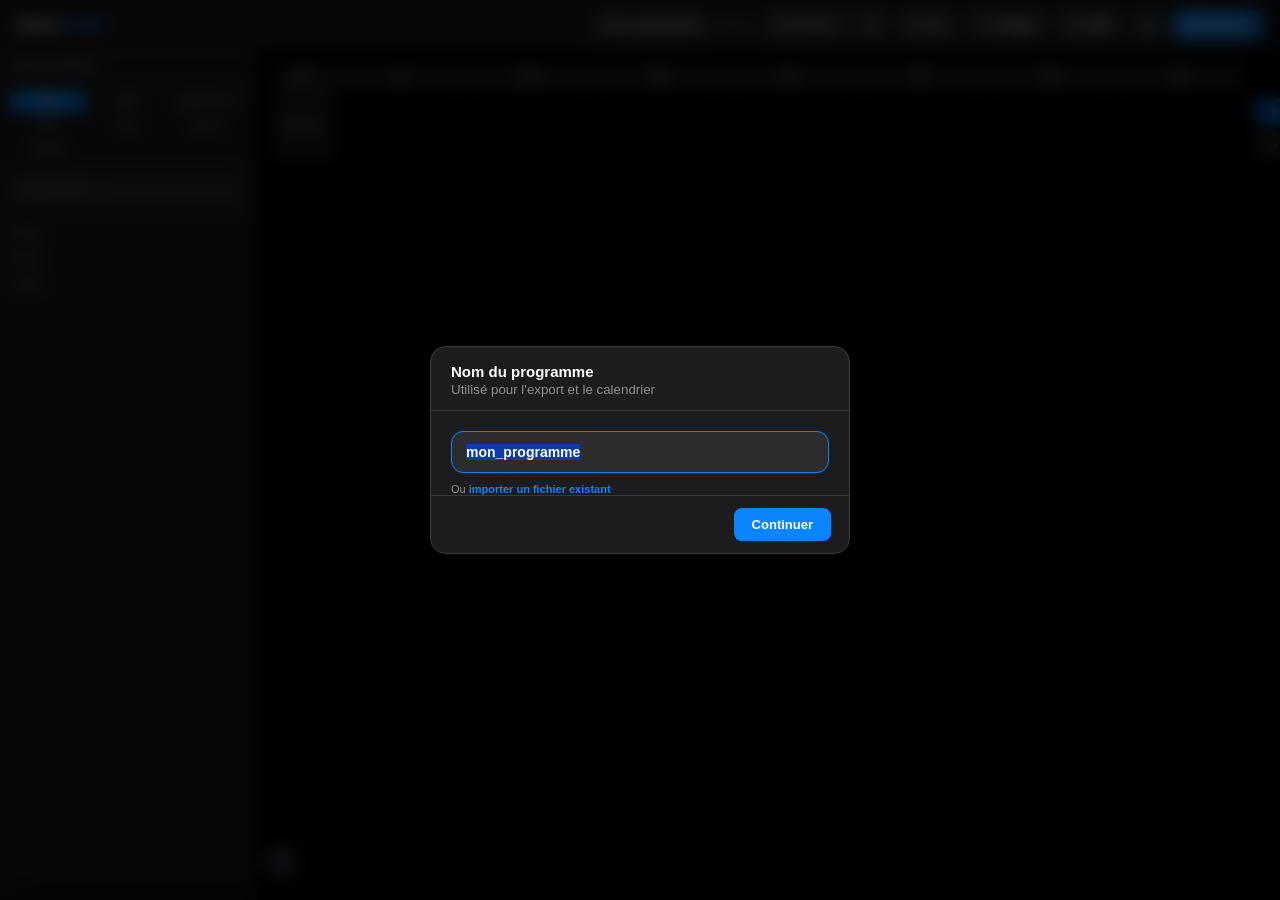
<file: editor.html>
<!DOCTYPE html>
<html lang="fr">
<head>
    <meta charset="UTF-8">
    <meta name="viewport" content="width=device-width, initial-scale=1.0, maximum-scale=1.0, user-scalable=no, viewport-fit=cover">
    <title>Editor</title>
    <link rel="apple-touch-icon" href="01.png">
    <!-- PWA / Standalone mode — masque la barre Safari sur iOS -->
    <meta name="apple-mobile-web-app-capable" content="yes">
    <meta name="apple-mobile-web-app-status-bar-style" content="black-translucent">
    <meta name="apple-mobile-web-app-title" content="Editor">
    <meta name="mobile-web-app-capable" content="yes">
    <meta name="theme-color" content="#000000">
    <!-- Manifest inline pour PWA Android -->
    <link rel="manifest" href="data:application/manifest+json,{%22name%22:%22Editor%22,%22short_name%22:%22Editor%22,%22display%22:%22standalone%22,%22background_color%22:%22%23000000%22,%22theme_color%22:%22%23000000%22,%22start_url%22:%22.%2Findex.html%22}">
    <link rel="stylesheet" href="style.css">
    <link rel="stylesheet" href="fatigue-panel.css">
</head>
<body>

<nav>
    <div class="nav-logo">2MAN<span>1PUMP</span></div>
    <div class="nav-actions">
        <button class="prog-name-btn" id="prog-name-display" onclick="openNameModal()" title="Renommer le programme">mon_programme</button>
        <div class="date-container">
            <label for="start-date" class="date-label">Début</label>
            <input type="date" id="start-date" class="date-input">
        </div>
        <!-- Vue client -->
        <button id="btn-desktop-view" class="btn-action" onclick="openDesktopClientView()" title="Vue client">
            <svg width="14" height="14" viewBox="0 0 24 24" fill="none" stroke="currentColor" stroke-width="2" stroke-linecap="round" stroke-linejoin="round"><circle cx="12" cy="12" r="3"/><path d="M2 12s4-7 10-7 10 7 10 7-4 7-10 7-10-7-10-7z"/></svg>
            Vue
        </button>
        <!-- Fatigue musculaire -->
        <button id="btn-fatigue-view" class="btn-action" onclick="FatiguePanel.toggle()" title="Fatigue musculaire — volet">
            <svg width="14" height="14" viewBox="0 0 24 24" fill="none" stroke="currentColor" stroke-width="2" stroke-linecap="round" stroke-linejoin="round"><path d="M22 12h-4l-3 9L9 3l-3 9H2"/></svg>
            Fatigue
        </button>
        <!-- Objectifs 1RM -->
        <button class="btn-action" onclick="openMaxModal()" title="Objectifs 1RM">
            <svg width="14" height="14" viewBox="0 0 24 24" fill="none" stroke="currentColor" stroke-width="2" stroke-linecap="round" stroke-linejoin="round"><circle cx="12" cy="12" r="10"/><polyline points="12 6 12 12 16 14"/></svg>
            1RM
        </button>
        <!-- Importer -->
        <button class="btn-action" onclick="importProgram()" title="Importer un programme">
            <svg width="14" height="14" viewBox="0 0 24 24" fill="none" stroke="currentColor" stroke-width="2" stroke-linecap="round" stroke-linejoin="round"><path d="M21 15v4a2 2 0 0 1-2 2H5a2 2 0 0 1-2-2v-4"/><polyline points="7 10 12 15 17 10"/><line x1="12" y1="15" x2="12" y2="3"/></svg>
        </button>
        <!-- Exporter / Sauvegarder -->
        <button class="btn-action" style="background:var(--accent);border-color:var(--accent);color:#fff;" onclick="openProgressionModal()" title="Exporter le programme">
            <svg width="14" height="14" viewBox="0 0 24 24" fill="none" stroke="currentColor" stroke-width="2" stroke-linecap="round" stroke-linejoin="round"><path d="M19 21H5a2 2 0 0 1-2-2V5a2 2 0 0 1 2-2h11l5 5v11a2 2 0 0 1-2 2z"/><polyline points="17 21 17 13 7 13 7 21"/><polyline points="7 3 7 8 15 8"/></svg>
            Exporter
        </button>
    </div>
</nav>

<!-- ===== MODALE MUSCU ===== -->
<div id="modal-edit-overlay" class="modal-overlay">
    <div class="modal" style="width:680px;">
        <div class="modal-header">
            <div>
                <h3 id="modal-title" style="margin:0;font-size:15px;font-weight:700;">Exercice</h3>
                <small id="modal-materiel-desc" style="color:var(--text-dim);font-size:11px;font-weight:400;"></small>
            </div>
            <div style="display:flex;align-items:center;gap:8px;">
                <select id="training-mode-select" class="mode-select">
                    <option value="normal">Normal</option>
                    <option value="force">Force (%1RM)</option>
                    <option value="progressif">↑ Progressif</option>
                    <option value="degressif">↓ Dégressif</option>
                    <option value="pyramide">▲ Pyramide</option>
                </select>
                <button id="modal-add-set-btn" class="btn-action" onclick="addSetRow()" title="Ajouter une série"><svg width="13" height="13" viewBox="0 0 24 24" fill="none" stroke="currentColor" stroke-width="2.5" stroke-linecap="round"><line x1="12" y1="5" x2="12" y2="19"/><line x1="5" y1="12" x2="19" y2="12"/></svg> Série</button>
            </div>
        </div>

        <!-- PANNEAU PYRAMIDE -->
        <div id="pyramide-config-panel" style="display:none;padding:12px 20px;background:var(--bg-2);border-bottom:0.5px solid var(--divider-2);">
            <div style="display:flex;gap:16px;align-items:center;flex-wrap:wrap;">
                <div style="display:flex;align-items:center;gap:8px;">
                    <label style="font-size:11px;color:var(--text-dim);text-transform:uppercase;white-space:nowrap;">Reps au sommet</label>
                    <input type="number" id="pyra-top-rep" value="3" min="1" max="10" step="1"
                        style="width:56px;background:var(--card-2);border:0.5px solid var(--divider-2);color:var(--text);padding:6px 8px;border-radius:var(--radius-sm);font-weight:600;text-align:center;font-family:inherit;">
                    <span id="pyra-sets-count" style="font-size:11px;color:var(--text-dim);font-weight:500;white-space:nowrap;">→ 5 séries</span>
                </div>
                <div style="display:flex;align-items:center;gap:8px;">
                    <label style="font-size:11px;color:var(--text-dim);text-transform:uppercase;white-space:nowrap;">Pas kg</label>
                    <input type="number" id="pyra-kg-step" value="5" min="0" step="1"
                        style="width:56px;background:var(--card-2);border:0.5px solid var(--divider-2);color:var(--text);padding:6px 8px;border-radius:var(--radius-sm);font-weight:600;text-align:center;font-family:inherit;">
                </div>
                <div style="display:flex;align-items:center;gap:8px;">
                    <label style="font-size:11px;color:var(--text-dim);text-transform:uppercase;white-space:nowrap;">Pas reps</label>
                    <input type="number" id="pyra-reps-step-val" value="1" min="0" step="1"
                        style="width:56px;background:var(--card-2);border:0.5px solid var(--divider-2);color:var(--text);padding:6px 8px;border-radius:var(--radius-sm);font-weight:600;text-align:center;font-family:inherit;">
                </div>
            </div>
            <p id="pyra-hint" style="margin:8px 0 0 0;font-size:11px;color:var(--text-dim);"></p>
        </div>

        <div id="force-config-panel" style="display:none;padding:12px 20px;background:var(--bg-2);border-bottom:0.5px solid var(--divider-2);align-items:flex-start;gap:10px;"></div>

        <!-- PROGRESSION PAR BLOC -->
        <div id="prog-config-panel" style="display:flex;align-items:center;gap:12px;flex-wrap:wrap;padding:10px 20px;background:var(--bg-2);border-bottom:0.5px solid var(--divider-2);">
            <label style="font-size:11px;color:var(--text-dim);text-transform:uppercase;white-space:nowrap;letter-spacing:.4px;">Progression / bloc</label>
            <div class="seg" id="prog-seg">
                <button type="button" class="seg-btn" data-prog="none" onclick="setProgMode('none')">Aucune</button>
                <button type="button" class="seg-btn" data-prog="linear" onclick="setProgMode('linear')">+kg/bloc</button>
                <button type="button" class="seg-btn" data-prog="asymptotic" onclick="setProgMode('asymptotic')">Objectif</button>
            </div>
            <div id="prog-param" style="display:flex;align-items:center;gap:6px;"></div>
            <span id="prog-preview" style="font-size:11px;color:var(--text-dim);margin-left:auto;white-space:nowrap;"></span>
        </div>

        <div class="modal-body">
            <div id="modal-col-header" style="display:grid;grid-template-columns:30px 1fr 1fr 1.5fr 90px 30px;gap:10px;margin-bottom:8px;font-size:11px;color:var(--text-dim);padding:0 5px;">
                <span>#</span><span>Reps</span><span>Kg</span><span>Technique</span><span>Repos</span><span></span>
            </div>
            <div id="sets-container"></div>
        </div>
        <div class="modal-footer" style="flex-direction:column;gap:8px;align-items:stretch;">
            <div id="modal-save-error" style="display:none;color:var(--red);font-size:12px;font-weight:600;text-align:center;padding:6px 12px;background:rgba(255,69,58,0.1);border-radius:8px;"></div>
            <div style="display:flex;gap:10px;justify-content:flex-end;">
                <button class="btn-cancel-main" onclick="closeModals()">Annuler</button>
                <button id="btn-save-exercise" class="btn-save-main" onclick="saveExercise()">Enregistrer</button>
            </div>
        </div>
    </div>
</div>

<!-- ===== MODALE RUN ===== -->
<div id="run-modal-overlay" class="modal-overlay">
    <div class="modal" style="width:580px;">
        <div class="modal-header"><div><h3 id="run-modal-title" style="margin:0;font-size:15px;font-weight:700;"></h3><small style="color:var(--text-dim)">Paramètres de séance</small></div></div>
        <div class="modal-body" id="run-modal-body" style="padding:16px 20px;"></div>
        <div class="modal-footer"><button class="btn-cancel-main" onclick="closeModals()">Annuler</button><button class="btn-save-main" onclick="saveRunModal()">Enregistrer</button></div>
    </div>
</div>

<!-- ===== MODALE HYROX ===== -->
<div id="hyrox-modal-overlay" class="modal-overlay">
    <div class="modal" style="width:500px;">
        <div class="modal-header"><div><h3 id="hyrox-modal-title" style="margin:0;font-size:15px;font-weight:700;"></h3><small style="color:var(--text-dim)">Station Hyrox</small></div></div>
        <div class="modal-body" id="hyrox-modal-body" style="padding:20px;"></div>
        <div class="modal-footer"><button class="btn-cancel-main" onclick="closeModals()">Annuler</button><button class="btn-save-main" onclick="saveHyroxModal()">Enregistrer</button></div>
    </div>
</div>

<!-- ===== MODALE CARDIO ===== -->
<div id="cardio-modal-overlay" class="modal-overlay">
    <div class="modal" style="width:500px;">
        <div class="modal-header"><div><h3 id="cardio-modal-title" style="margin:0;font-size:15px;font-weight:700;"></h3><small style="color:var(--text-dim)">Cardio</small></div></div>
        <div class="modal-body" id="cardio-modal-body" style="padding:20px;"></div>
        <div class="modal-footer"><button class="btn-cancel-main" onclick="closeModals()">Annuler</button><button class="btn-save-main" onclick="saveCardioModal()">Enregistrer</button></div>
    </div>
</div>

<!-- ===== MODALE 1RM ===== -->
<div id="modal-max-overlay" class="modal-overlay">
    <div class="modal">
        <div class="modal-header"><div><h3 style="margin:0;font-size:15px;font-weight:700;">Objectifs 1RM</h3><small style="color:var(--text-dim)">Définis ton max cible par exercice</small></div></div>
        <div style="padding:10px 18px;border-bottom:0.5px solid var(--divider-2);"><input type="text" id="max-search" class="search-input" placeholder="Rechercher…" oninput="filterMaxSearch()"></div>
        <div class="modal-body" style="padding:16px 20px;"><div id="max-list"></div></div>
        <div class="modal-footer"><button class="btn-cancel-main" onclick="closeModals()">Annuler</button><button class="btn-save-main" onclick="saveMaxTargets()">Enregistrer</button></div>
    </div>
</div>

<!-- ===== MODALE EXPORT ===== -->
<div id="modal-prog-overlay" class="modal-overlay">
    <div class="modal" style="width:640px;">
        <div class="modal-header"><div><h3 style="margin:0;font-size:15px;font-weight:700;">Exporter le programme</h3><small style="color:var(--text-dim)">Récapitulatif et progression inter-blocs</small></div></div>
        <div class="modal-body" style="padding:20px;"><div id="prog-list"></div></div>
        <div class="modal-footer"><button class="btn-cancel-main" onclick="closeModals()">Annuler</button><button class="btn-save-main" onclick="confirmExport()">Exporter</button></div>
    </div>
</div>

<button id="toggle-btn" onclick="toggleSidebar()">❯</button>

<aside id="sidebar">
    <div class="sidebar-header">Bibliothèque</div>
    <div class="method-grid">
        <button class="method-tab active" data-method="ppl">PPL</button>
        <button class="method-tab" data-method="split">Split</button>
        <button class="method-tab" data-method="upperlower">Upper/Lower</button>
        <button class="method-tab method-tab-pdc" data-method="pdc">PDC</button>
        <button class="method-tab method-tab-run" data-method="run">Run</button>
        <button class="method-tab method-tab-hyrox" data-method="hyrox">Hyrox</button>
        <button class="method-tab method-tab-cardio" data-method="cardio">Cardio</button>
    </div>
    <div class="search-container">
        <input type="text" id="exercise-search" class="search-input" placeholder="Rechercher…" onkeyup="filterExercises()">
    </div>
    <div class="exercise-list" id="exercise-container"></div>
</aside>

<main id="main-content">
    <div class="table-container">
        <table id="weekTable">
            <thead>
                <tr>
                    <th class="th-week">Sem.</th>
                    <th>Lun</th><th>Mar</th><th>Mer</th><th>Jeu</th><th>Ven</th><th>Sam</th><th>Dim</th>
                </tr>
            </thead>
            <tbody></tbody>
        </table>
        <div class="controls">
            <button class="btn-action" onclick="addRow()" title="Ajouter une semaine" style="background:var(--accent);border-color:var(--accent);color:#fff;"><svg width="13" height="13" viewBox="0 0 24 24" fill="none" stroke="currentColor" stroke-width="2.5" stroke-linecap="round"><line x1="12" y1="5" x2="12" y2="19"/><line x1="5" y1="12" x2="19" y2="12"/></svg></button>
            <button class="btn-action" id="btnDel" onclick="removeRow()" title="Supprimer la dernière semaine">−</button>
        </div>
    </div>
</main>

<!-- ===== MODALE NOM ===== -->
<div id="modal-name-overlay" class="modal-overlay" style="z-index:3000;">
    <div class="modal" style="width:420px;max-height:none;">
        <div class="modal-header"><div><h3 style="margin:0;font-size:15px;font-weight:700;">Nom du programme</h3><small style="color:var(--text-dim)">Utilisé pour l'export et le calendrier</small></div></div>
        <div style="padding:20px 20px 0;">
            <input type="text" id="prog-name-input" placeholder="Ex : Programme A, Mon cycle bench…"
                style="width:100%;background:var(--card-2);border:0.5px solid var(--divider-2);border-radius:var(--radius);padding:12px 14px;color:var(--text);font-size:14px;font-weight:600;font-family:inherit;outline:none;box-sizing:border-box;transition:border-color .2s;"
                onfocus="this.style.borderColor='var(--accent)'" onblur="this.style.borderColor='var(--divider-2)'">
            <p style="margin:10px 0 0;font-size:11px;color:var(--text-dim);">Ou <a href="#" onclick="document.getElementById('modal-name-overlay').style.display='none';openImportModal();return false;" style="color:var(--accent);text-decoration:none;font-weight:600;">importer un fichier existant</a></p>
        </div>
        <div class="modal-footer"><button class="btn-save-main" onclick="saveProgName()">Continuer</button></div>
    </div>
</div>

<!-- ===== MODALE IMPORT ===== -->
<div id="import-modal-overlay" class="modal-overlay" style="z-index:2500;">
    <div class="modal" style="width:460px;max-height:none;">
        <div class="modal-header"><div><h3 style="color:var(--green);margin:0;">📂 Importer un programme</h3><small style="color:var(--text-dim)">Le nom du fichier est repris automatiquement</small></div></div>
        <div style="padding:20px;">
            <div id="import-dropzone" class="import-dz">
                <div class="import-dz-icon">📄</div>
                <div class="import-dz-title">Glisser-déposer un .json</div>
                <div class="import-dz-sub">ou cliquer pour parcourir</div>
            </div>
            <div id="import-error" style="display:none;margin-top:10px;color:var(--red);font-size:12px;text-align:center;font-weight:600;"></div>
        </div>
        <div class="modal-footer"><button class="btn-cancel-main" onclick="document.getElementById('import-modal-overlay').style.display='none'">Annuler</button></div>
    </div>
</div>

<!-- ===== BARRE DE RECHERCHE FLOTTANTE ===== -->
<div id="floating-search-bar" style="display:none;position:fixed;z-index:4000;width:280px;background:var(--card);border:0.5px solid var(--divider-2);border-radius:var(--radius);box-shadow:var(--shadow-lg);flex-direction:column;overflow:hidden;">
    <div style="padding:10px 12px;border-bottom:0.5px solid var(--divider-2);display:flex;align-items:center;gap:8px;">
        <span style="font-size:14px;color:var(--text-dim);">🔍</span>
        <input id="floating-search-input" type="text" placeholder="Ajouter un exercice…"
            style="flex:1;background:none;border:none;color:white;font-size:13px;font-family:inherit;outline:none;"
            autocomplete="off">
        <button onclick="closeFloatingSearch()" style="background:none;border:none;color:var(--text-dim);cursor:pointer;font-size:18px;padding:0;line-height:1;">×</button>
    </div>
    <div id="floating-search-list" style="overflow-y:auto;max-height:300px;"></div>
</div>

<!-- ===== SCRIPTS ===== -->
<script src="utils.js"></script>
<script src="sidebar.js"></script>
<script src="cards.js"></script>
<script src="table.js"></script>
<script src="modals.js"></script>
<script src="export_import.js"></script>
<script src="app.js"></script>
<script src="mobile.js"></script>
<!-- Module Fatigue (autonome) -->
<script src="fatigue-model.js"></script>
<script src="fatigue-panel.js"></script>
</body>
</html>
</file>
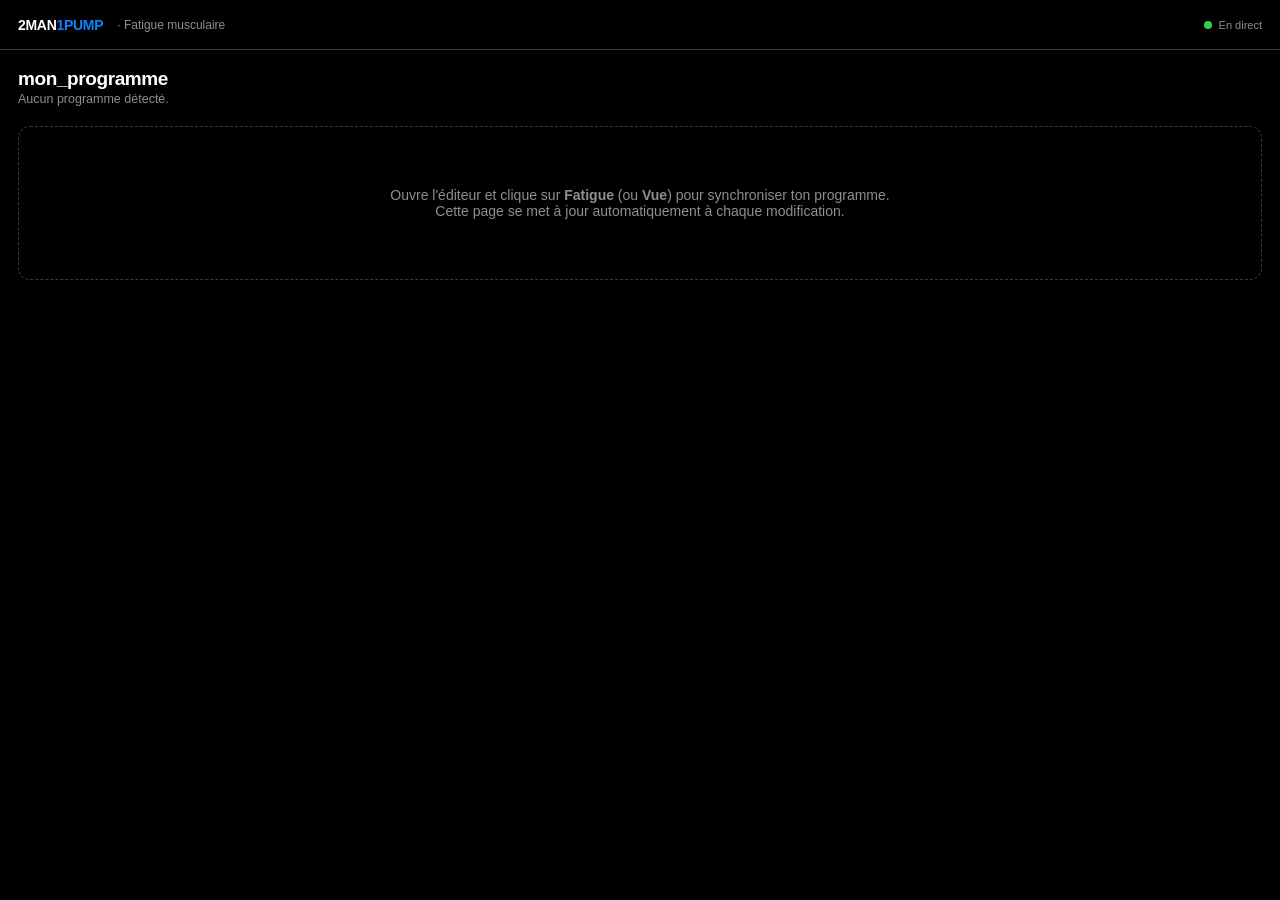
<file: fatigue.html>
<!DOCTYPE html>
<html lang="fr">
<head>
<meta charset="UTF-8">
<meta name="viewport" content="width=device-width, initial-scale=1.0">
<title>Fatigue musculaire — 2MAN1PUMP</title>
<style>
:root{
    --bg:#000;--bg-2:#0a0a0a;--card:#1c1c1e;--card-2:#2c2c2e;--card-3:#3a3a3c;
    --divider:#2c2c2e;--divider-2:#3a3a3c;
    --text:#fff;--text-2:#ebebf0;--text-dim:#8e8e93;--text-faint:#48484a;
    --accent:#0a84ff;--red:#ff453a;--green:#30d158;--orange:#ff9f0a;--purple:#bf5af2;
    --radius-sm:8px;--radius:12px;--radius-lg:16px;--nav-height:50px;
}
*{box-sizing:border-box;margin:0;padding:0}
body{background:var(--bg);color:var(--text);font-family:-apple-system,BlinkMacSystemFont,'Segoe UI',Roboto,Helvetica,Arial,sans-serif;font-size:14px;-webkit-font-smoothing:antialiased}
nav{height:var(--nav-height);display:flex;align-items:center;gap:14px;padding:0 18px;border-bottom:0.5px solid var(--divider-2);position:sticky;top:0;background:rgba(0,0,0,0.82);backdrop-filter:blur(20px);z-index:20}
.logo{font-weight:800;letter-spacing:-0.3px}.logo span{color:var(--accent)}
.nav-sub{font-size:12px;color:var(--text-dim)}
.live{margin-left:auto;display:flex;align-items:center;gap:7px;font-size:11px;color:var(--text-dim)}
.live .dot{width:8px;height:8px;border-radius:50%;background:var(--green);box-shadow:0 0 0 0 rgba(48,209,88,.6);animation:pulse 2s infinite}
@keyframes pulse{0%{box-shadow:0 0 0 0 rgba(48,209,88,.5)}70%{box-shadow:0 0 0 7px rgba(48,209,88,0)}100%{box-shadow:0 0 0 0 rgba(48,209,88,0)}}
.wrap{padding:18px;max-width:1400px;margin:0 auto}
h1{font-size:19px;font-weight:800;letter-spacing:-0.4px;margin-bottom:2px}
.subtitle{font-size:12.5px;color:var(--text-dim);margin-bottom:18px}
.legend{display:flex;flex-wrap:wrap;gap:14px;margin-bottom:16px;font-size:11.5px;color:var(--text-dim)}
.legend .item{display:flex;align-items:center;gap:6px}
.legend .sw{width:22px;height:12px;border-radius:3px}
.empty{padding:60px 20px;text-align:center;color:var(--text-dim);border:1px dashed var(--divider-2);border-radius:var(--radius);margin-top:20px}
.empty a{color:var(--accent);text-decoration:none;font-weight:600}
/* --- heatmap --- */
.heat-scroll{overflow-x:auto;border:0.5px solid var(--divider);border-radius:var(--radius);background:var(--bg-2)}
table.heat{border-collapse:separate;border-spacing:0;width:100%}
table.heat th,table.heat td{padding:0;text-align:center;white-space:nowrap}
.muscle-col{position:sticky;left:0;z-index:5;background:var(--card);text-align:left;padding:0 12px;font-weight:700;font-size:12.5px;min-width:130px;border-right:0.5px solid var(--divider-2)}
thead .muscle-col{background:var(--card)}
.day-th{padding:6px 4px 7px;font-size:10px;font-weight:600;color:var(--text-dim);border-bottom:0.5px solid var(--divider);min-width:52px;line-height:1.35}
.day-th .dow{display:block;text-transform:uppercase;letter-spacing:.3px}
.day-th .dt{display:block;color:var(--text-faint);font-size:9.5px;font-weight:500}
.day-th.wstart{border-left:1px solid var(--divider-2)}
.day-th.deload{color:var(--purple)}
.wk-th{font-size:9px;font-weight:700;color:var(--text-dim);text-transform:uppercase;letter-spacing:.5px;padding:5px 0 4px;border-bottom:0.5px solid var(--divider)}
.wk-th.deload{color:var(--purple)}
tbody tr{height:44px}
tbody .muscle-col{border-bottom:0.5px solid var(--divider)}
.cell{position:relative;height:44px;border-bottom:0.5px solid rgba(255,255,255,.03);border-left:0.5px solid rgba(255,255,255,.03);font-size:11px;font-weight:700;color:#fff;cursor:default}
.cell.wstart{border-left:1px solid var(--divider-2)}
.cell .val{position:relative;z-index:2;text-shadow:0 1px 2px rgba(0,0,0,.6)}
.cell.trained::after{content:"";position:absolute;top:3px;right:3px;width:5px;height:5px;border-radius:50%;background:#fff;box-shadow:0 0 3px rgba(0,0,0,.5);z-index:3}
.cell:hover{outline:2px solid var(--accent);outline-offset:-2px;z-index:4}
/* readiness cards */
.cards{display:grid;grid-template-columns:repeat(auto-fill,minmax(220px,1fr));gap:12px;margin-top:24px}
.mcard{background:var(--card);border:0.5px solid var(--divider-2);border-radius:var(--radius);padding:14px}
.mcard h3{font-size:13.5px;font-weight:800;margin-bottom:10px;display:flex;justify-content:space-between;align-items:center}
.mcard .badge{font-size:10px;font-weight:700;padding:2px 8px;border-radius:20px}
.bar{height:8px;border-radius:6px;background:var(--card-3);overflow:hidden;margin:6px 0 4px}
.bar>span{display:block;height:100%;border-radius:6px}
.mrow{display:flex;justify-content:space-between;font-size:11.5px;color:var(--text-dim);margin-top:6px}
.mrow strong{color:var(--text-2);font-weight:700}
.tt{position:fixed;pointer-events:none;z-index:100;background:var(--card-2);border:0.5px solid var(--divider-2);border-radius:var(--radius-sm);padding:9px 11px;font-size:11.5px;box-shadow:0 8px 30px rgba(0,0,0,.6);max-width:240px;opacity:0;transition:opacity .1s;line-height:1.5}
.tt .ttmus{font-weight:800;margin-bottom:3px}
.tt .ttex{color:var(--text-dim)}
.section-title{font-size:12px;font-weight:700;text-transform:uppercase;letter-spacing:.5px;color:var(--text-dim);margin:26px 0 4px}
</style>
</head>
<body>
<nav>
    <span class="logo">2MAN<span>1PUMP</span></span>
    <span class="nav-sub">· Fatigue musculaire</span>
    <span class="live"><span class="dot"></span><span id="live-label">En direct</span></span>
</nav>
<div class="wrap">
    <h1 id="prog-title">Fatigue par muscle</h1>
    <div class="subtitle" id="prog-sub">Chargement du programme…</div>

    <div class="legend" id="legend" style="display:none">
        <div class="item"><span class="sw" style="background:var(--green)"></span>0–15 % · Frais (lourd OK)</div>
        <div class="item"><span class="sw" style="background:var(--orange)"></span>15–40 % · Récup. (modéré)</div>
        <div class="item"><span class="sw" style="background:#ff7b25"></span>40–70 % · Fatigué (léger)</div>
        <div class="item"><span class="sw" style="background:var(--red)"></span>70–100 % · Épuisé (repos)</div>
        <div class="item"><span class="sw" style="background:#fff;width:12px;height:12px;border-radius:50%"></span>séance ce jour</div>
    </div>

    <div id="content"></div>
</div>
<div class="tt" id="tt"></div>

<script src="fatigue-model.js"></script>
<script>
const LIB_URL = 'bibliotheque.json';
const STORAGE_KEY = 'benchmaster_client_program';
let library = { exercices: [] };
let lastJSON = null;

// Couleur d'une cellule selon la fatigue (dégradé vert -> rouge).
function heatColor(f){
    if(f<=0) return 'transparent';
    // interpolation par paliers
    let r,g,b;
    if(f<=15){ // vert
        return `rgba(48,209,88,${0.18+0.6*(f/15)})`;
    } else if(f<=40){ // vert->orange
        const t=(f-15)/25; r=255; g=Math.round(209-(209-159)*t); b=Math.round(88-(88-10)*t);
        return `rgba(${r},${g},${b},${0.55+0.2*t})`;
    } else if(f<=70){ // orange->rouge orangé
        const t=(f-40)/30; r=255; g=Math.round(159-(159-90)*t); b=Math.round(10);
        return `rgba(${r},${g},${b},${0.78+0.1*t})`;
    } else { // rouge
        const t=(f-70)/30; r=255; g=Math.round(90-90*t); b=Math.round(10+48*t);
        return `rgba(255,${Math.round(69*(1-t)+69*0)},${Math.round(58*t)},${0.9})`;
    }
}

function loadProgram(){
    const raw = localStorage.getItem(STORAGE_KEY);
    if(!raw){ renderEmpty(); return; }
    if(raw === lastJSON) return; // rien de neuf
    lastJSON = raw;
    let program;
    try { program = JSON.parse(raw); } catch(e){ renderEmpty(); return; }
    render(program);
}

function renderEmpty(){
    document.getElementById('legend').style.display='none';
    document.getElementById('prog-sub').textContent='Aucun programme détecté.';
    document.getElementById('content').innerHTML =
        `<div class="empty">Ouvre l'éditeur et clique sur <strong>Fatigue</strong> (ou <strong>Vue</strong>) pour synchroniser ton programme.<br>Cette page se met à jour automatiquement à chaque modification.</div>`;
}

function render(program){
    const tl = FatigueModel.buildTimeline(program, library);
    document.getElementById('prog-title').textContent = program.programName || 'Fatigue par muscle';
    document.getElementById('prog-sub').textContent =
        `${tl.muscles.length} muscles · ${program.weeks.length} semaine(s) · débute le ${program.startDate||'?'}`;

    if(!tl.muscles.length){ renderEmpty(); return; }
    document.getElementById('legend').style.display='flex';

    // ---- heatmap ----
    let thead = '<tr><th class="muscle-col"></th>';
    // ligne semaines
    let wk = '<tr><th class="muscle-col"></th>';
    let curW = -1, span = 0, cells='';
    // en-tête jours
    tl.days.forEach((d,i)=>{
        const wstart = i%7===0 ? ' wstart' : '';
        thead += `<th class="day-th${wstart}${d.deload?' deload':''}"><span class="dow">${d.dayName.slice(0,3)}</span><span class="dt">${d.label.split(' ').slice(-1)[0]}</span></th>`;
    });
    thead += '</tr>';
    // ligne semaines (regroupée)
    let wkCells='';
    for(let w=0; w<program.weeks.length; w++){
        const dl = program.weeks[w].deload;
        wkCells += `<th class="wk-th${dl?' deload':''}" colspan="7">S${w+1}${dl?' · deload':''}</th>`;
    }
    wk = `<tr><th class="muscle-col wk-th">Semaine</th>${wkCells}</tr>`;

    let body='';
    tl.muscles.forEach(m=>{
        body += `<tr><td class="muscle-col">${m}</td>`;
        tl.grid[m].forEach((c,i)=>{
            const wstart = i%7===0 ? ' wstart' : '';
            const tr = c.trained ? ' trained' : '';
            const dataEx = c.trained ? c.trained.map(t=>`${t.emoji||''} ${t.exo} (${t.intensity}%)`).join(' · ') : '';
            body += `<td class="cell${wstart}${tr}" style="background:${heatColor(c.fatigue)}" `
                + `data-m="${m}" data-day="${i}" data-f="${c.fatigue}" data-safe="${c.safe}" data-ex="${encodeURIComponent(dataEx)}" data-date="${tl.days[i].label}">`
                + `<span class="val">${c.fatigue>0?c.fatigue:''}</span></td>`;
        });
        body += '</tr>';
    });

    let html = `<div class="heat-scroll"><table class="heat"><thead>${wk}${thead}</thead><tbody>${body}</tbody></table></div>`;

    // ---- cartes readiness (état aujourd'hui) ----
    const today = new Date(); today.setHours(8,0,0,0);
    html += `<div class="section-title">État actuel & prochaine fenêtre "lourd"</div><div class="cards">`;
    tl.muscles.forEach(m=>{
        const f = Math.round(FatigueModel.residualFatigue(tl.events, m, today));
        const safe = FatigueModel.safeIntensity(f);
        const st = FatigueModel.statusOf(f);
        const nh = tl.nextHeavy[m];
        const nhTxt = f<=FatigueModel.FATIGUE_PARAMS.fresh
            ? 'Prêt maintenant'
            : (nh ? `dès ${nh.label}` : '—');
        html += `<div class="mcard">
            <h3>${m}<span class="badge" style="background:${st.color}22;color:${st.color}">${st.label}</span></h3>
            <div class="bar"><span style="width:${f}%;background:${st.color}"></span></div>
            <div class="mrow"><span>Fatigue</span><strong>${f}%</strong></div>
            <div class="mrow"><span>Ré-attaque max sûre</span><strong>${Math.round(safe)}% 1RM</strong></div>
            <div class="mrow"><span>Prêt pour du lourd</span><strong>${nhTxt}</strong></div>
        </div>`;
    });
    html += `</div>`;

    document.getElementById('content').innerHTML = html;
    wireTooltips();
}

function wireTooltips(){
    const tt = document.getElementById('tt');
    document.querySelectorAll('.cell').forEach(cell=>{
        cell.addEventListener('mousemove', e=>{
            const f=cell.dataset.f, safe=cell.dataset.safe, m=cell.dataset.m;
            const ex=decodeURIComponent(cell.dataset.ex||'');
            tt.innerHTML = `<div class="ttmus">${m} — ${cell.dataset.date}</div>`
                + `Fatigue <strong>${f}%</strong> · sûr jusqu'à <strong>${safe}% 1RM</strong>`
                + (ex?`<div class="ttex">🏋️ ${ex}</div>`:'');
            tt.style.opacity=1;
            let x=e.clientX+14, y=e.clientY+14;
            if(x+250>window.innerWidth) x=e.clientX-250;
            tt.style.left=x+'px'; tt.style.top=y+'px';
        });
        cell.addEventListener('mouseleave',()=>{ tt.style.opacity=0; });
    });
}

// ---- temps réel : BroadcastChannel + storage + focus ----
const chan = typeof BroadcastChannel!=='undefined' ? new BroadcastChannel('benchmaster_sync') : null;
if(chan) chan.onmessage = e=>{ if(e.data && e.data.key===STORAGE_KEY){ localStorage.setItem(STORAGE_KEY, e.data.value); loadProgram(); flashLive(); } };
window.addEventListener('storage', e=>{ if(e.key===STORAGE_KEY) loadProgram(); });
window.addEventListener('focus', loadProgram);

function flashLive(){
    const l=document.getElementById('live-label'); l.textContent='Mis à jour';
    setTimeout(()=>l.textContent='En direct', 1200);
}

// init
fetch(LIB_URL).then(r=>r.json()).then(d=>{ library=d; loadProgram(); })
    .catch(()=>{ loadProgram(); }); // sans lib, on retombe sur item.categories
</script>
</body>
</html>
</file>
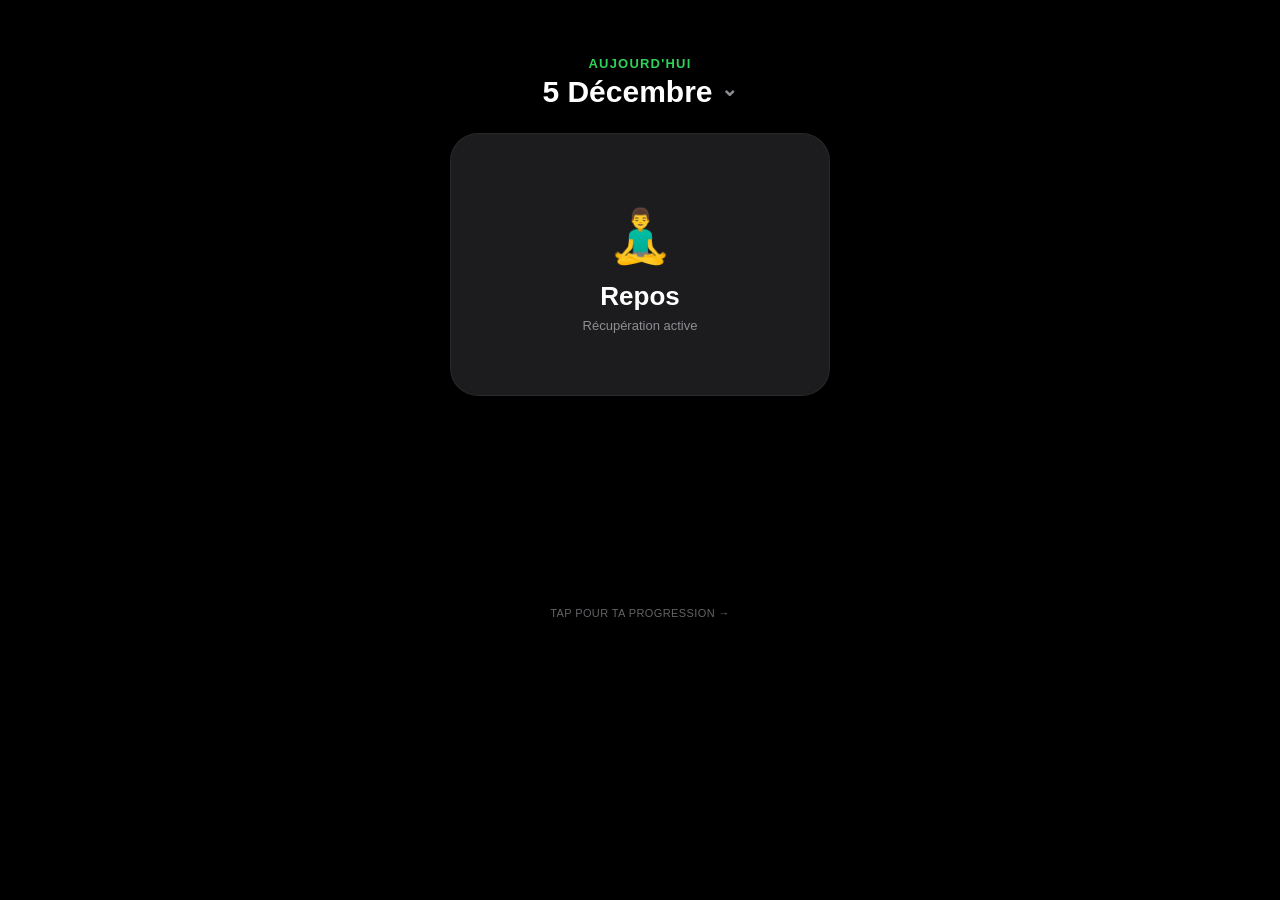
<file: view.html>
<!DOCTYPE html>
<html lang="fr">
<head>
    <meta charset="UTF-8">
    <meta name="viewport" content="width=device-width, initial-scale=1.0, maximum-scale=1.0, user-scalable=no, viewport-fit=cover">
    <title>Bench Master - Focus</title>
    <link rel="apple-touch-icon" href="01.png">
    <!-- PWA / Standalone mode — masque la barre Safari sur iOS -->
    <meta name="apple-mobile-web-app-capable" content="yes">
    <meta name="apple-mobile-web-app-status-bar-style" content="black-translucent">
    <meta name="apple-mobile-web-app-title" content="Focus">
    <meta name="mobile-web-app-capable" content="yes">
    <meta name="theme-color" content="#000000">
    <!-- Manifest inline pour PWA Android -->
    <link rel="manifest" href="data:application/manifest+json,{%22name%22:%22Focus%22,%22short_name%22:%22Focus%22,%22display%22:%22standalone%22,%22background_color%22:%22%23000000%22,%22theme_color%22:%22%23000000%22,%22start_url%22:%22.%2Fview.html%22}">
    <style>
        :root {
            --bg: #000000; --card: #1c1c1e; --card-soft: #2c2c2e;
            --yellow: #ffd60a; --blue: #0a84ff; --accent: #30d158;
            --text-dim: #8e8e93; --text-soft: #aeaeb2; --divider: #3a3a3c;
        }
        * { box-sizing: border-box; }
        body {
            font-family: -apple-system, BlinkMacSystemFont, "SF Pro Display", sans-serif;
            background: var(--bg); color: white; margin: 0;
            height: 100vh; overflow: hidden; overscroll-behavior: none;
        }
        /* Le document ne défile PAS : tout le scroll est ici → la barre d'adresse
           du navigateur mobile ne réapparaît pas au défilement (comme l'éditeur). */
        #app-scroll {
            height: 100%; overflow-y: auto; -webkit-overflow-scrolling: touch; overscroll-behavior: contain;
            padding: 20px 12px 40px; display: flex; flex-direction: column; align-items: center;
        }

        .header-date {
            text-align: center; margin-bottom: 24px; cursor: pointer;
            user-select: none; -webkit-tap-highlight-color: transparent;
            transition: transform .2s;
        }
        .header-date:active { transform: scale(.97); }
        .today-label { color: var(--accent); text-transform: uppercase; font-size: 13px; font-weight: 700; letter-spacing: 1.2px; }
        .current-date {
            font-size: 30px; font-weight: 800; margin-top: 4px;
            text-transform: capitalize; display: inline-flex; align-items: center; gap: 8px;
        }
        .current-date::after {
            content: '⌄'; font-size: 20px; color: var(--text-dim); font-weight: 600;
            transform: translateY(-3px); transition: transform .3s; display: inline-block;
        }
        .header-date.cal-open .current-date::after { transform: translateY(-3px) rotate(180deg); }

        .stage { width: 100%; max-width: 380px; position: relative; min-height: 460px; }
        .stage > .flip-container, .stage > .calendar-view {
            transition: opacity .35s cubic-bezier(.4,0,.2,1), transform .35s cubic-bezier(.4,0,.2,1);
        }
        .stage:not(.cal-mode) .calendar-view {
            opacity: 0; transform: translateY(-10px) scale(.98);
            pointer-events: none; position: absolute; inset: 0;
        }
        .stage.cal-mode .flip-container {
            opacity: 0; transform: translateY(10px) scale(.97);
            pointer-events: none; position: absolute; inset: 0;
        }
        .stage.cal-mode .calendar-view { opacity: 1; transform: none; pointer-events: auto; }

        .flip-container {
            width: 100%; max-width: 380px; perspective: 1800px; cursor: pointer;
            will-change: transform; transition: transform 0s, opacity 0s;
        }
        .flipper {
            position: relative; width: 100%;
            transition: transform .75s cubic-bezier(.4,0,.2,1);
            transform-style: preserve-3d;
        }
        .flip-container.flipped .flipper { transform: rotateY(180deg); }
        .flip-container.swipe-anim { transition: transform .28s cubic-bezier(.33,1,.68,1), opacity .28s ease; }
        .flip-container.swipe-out-left  { transform: translateX(-110%); opacity: 0; }
        .flip-container.swipe-out-right { transform: translateX(110%); opacity: 0; }
        .flip-container.swipe-in-left   { transform: translateX(110%); opacity: 0; }
        .flip-container.swipe-in-right  { transform: translateX(-110%); opacity: 0; }

        .session-card {
            background: var(--card); width: 100%; border-radius: 28px;
            padding: 22px 20px; box-shadow: 0 24px 48px rgba(0,0,0,.5);
            border: 1px solid rgba(255,255,255,.06);
            backface-visibility: hidden; -webkit-backface-visibility: hidden;
        }
        .front { position: relative; }
        .back  { position: absolute; top: 0; left: 0; transform: rotateY(180deg); }

        .goal-info {
            display: flex; justify-content: space-between; align-items: center;
            margin-bottom: 18px; padding-bottom: 14px; border-bottom: 1px solid var(--divider);
        }
        .goal-text { font-size: 13px; color: var(--text-dim); font-weight: 500; line-height: 1.35; }
        .goal-text strong { color: white; font-weight: 700; }
        .goal-val {
            font-size: 22px; font-weight: 800;
            background: linear-gradient(135deg,#0a84ff,#bf5af2,#5e5ce6,#0a84ff);
            background-size: 300% 300%;
            -webkit-background-clip: text; background-clip: text;
            -webkit-text-fill-color: transparent;
            animation: gG 4s ease infinite;
            filter: drop-shadow(0 0 8px rgba(191,90,242,.3));
            white-space: nowrap;
        }
        @keyframes gG { 0%{background-position:0% 50%} 50%{background-position:100% 50%} 100%{background-position:0% 50%} }

        .workout-list { display: flex; flex-direction: column; gap: 12px; }
        /* Circuit : cadre dégradé animé, exercices dans un panneau solide. */
        .circuit-card { border-radius: 18px; padding: 2px; background: linear-gradient(135deg,#0a84ff,#bf5af2,#5e5ce6,#0a84ff); background-size: 300% 300%; animation: gG 4s ease infinite; }
        .circuit-head { display: flex; justify-content: space-between; align-items: center; padding: 8px 13px 9px; gap: 8px; }
        .circuit-name { font-weight: 800; font-size: 14px; color: #fff; }
        .circuit-meta { font-size: 12px; font-weight: 700; color: #fff; opacity: .9; white-space: nowrap; }
        .circuit-body { background: var(--card); border-radius: 16px; padding: 10px; display: flex; flex-direction: column; gap: 10px; }
        .ex-block { border-radius: 16px; padding: 13px 14px 11px; border: 1px solid rgba(255,255,255,.05); }
        .ex-header { display: flex; align-items: center; gap: 10px; margin-bottom: 9px; }
        .ex-icon { width: 32px; height: 32px; border-radius: 10px; display: flex; align-items: center; justify-content: center; font-size: 17px; flex-shrink: 0; }
        .ex-title    { font-size: 15px; font-weight: 700; letter-spacing: .2px; }
        .ex-subtitle { font-size: 12px; color: var(--text-dim); margin-top: 1px; }
        /* Lien vidéo « ? » : discret, aligné en haut à droite (niveau du nom). */
        .vid-link { margin-left: auto; align-self: flex-start; flex-shrink: 0; width: 19px; height: 19px; border-radius: 50%; border: 1px solid var(--divider); color: var(--text-dim); font-size: 11px; font-weight: 700; line-height: 1; display: flex; align-items: center; justify-content: center; text-decoration: none; transition: color .15s, border-color .15s, background .15s; -webkit-tap-highlight-color: transparent; }
        .vid-link:hover, .vid-link:active { color: #fff; border-color: var(--blue); background: rgba(10,132,255,.18); }

        .set-list { display: flex; flex-direction: column; gap: 4px; }
        .set-row { display: flex; justify-content: space-between; align-items: center; padding: 5px 4px 5px 6px; }
        .set-row + .set-row { border-top: 1px solid rgba(255,255,255,.04); }
        .set-info { display: flex; flex-direction: column; min-width: 0; }
        .set-name  { font-size: 13px; font-weight: 600; color: white; }
        .set-meta  { font-size: 11px; color: var(--text-dim); margin-top: 1px; }
        .set-weight {
            font-size: 15px; font-weight: 700; padding: 4px 11px; border-radius: 8px;
            min-width: 64px; text-align: center; font-variant-numeric: tabular-nums;
            background: rgba(255,255,255,.07);
        }

        .info-grid { display: grid; grid-template-columns: repeat(2,1fr); gap: 6px; margin-top: 4px; }
        .info-item { display: flex; flex-direction: column; gap: 2px; }
        .info-label { font-size: 10px; font-weight: 700; text-transform: uppercase; letter-spacing: .4px; color: var(--text-dim); }
        .info-val   { font-size: 13px; font-weight: 700; }

        .rest-state { text-align: center; padding: 50px 0 40px; }
        .rest-icon  { font-size: 52px; margin-bottom: 14px; display: block; }
        .rest-title { font-size: 26px; font-weight: 800; }
        .rest-sub   { font-size: 13px; color: var(--text-dim); margin-top: 6px; }
        .next-session { margin-top: 22px; font-size: 13px; color: var(--accent); font-weight: 600; line-height: 1.5; }

        .deload-chip { display: inline-block; background: rgba(255,214,10,.15); color: var(--yellow); font-size: 10px; font-weight: 700; padding: 2px 7px; border-radius: 5px; letter-spacing: .4px; text-transform: uppercase; margin-left: 6px; vertical-align: middle; }
        .cycle-chip  { display: inline-block; background: rgba(10,132,255,.15); color: var(--blue); font-size: 10px; font-weight: 700; padding: 2px 7px; border-radius: 5px; margin-left: 6px; vertical-align: middle; }

        .calendar-view { width: 100%; }
        .month-selector { display: flex; gap: 8px; overflow-x: auto; scroll-behavior: smooth; -webkit-overflow-scrolling: touch; scrollbar-width: none; padding: 4px 2px 14px; margin-bottom: 6px; scroll-snap-type: x mandatory; }
        .month-selector::-webkit-scrollbar { display: none; }
        .month-pill { flex-shrink: 0; padding: 8px 16px; background: var(--card); border-radius: 999px; font-size: 14px; font-weight: 600; color: var(--text-soft); cursor: pointer; border: 1px solid rgba(255,255,255,.04); transition: all .25s; scroll-snap-align: center; white-space: nowrap; text-transform: capitalize; }
        .month-pill:active { transform: scale(.95); }
        .month-pill.active { background: white; color: black; border-color: white; font-weight: 700; }
        .months-scroll { max-height: 70vh; overflow-y: auto; -webkit-overflow-scrolling: touch; scroll-behavior: smooth; scrollbar-width: none; padding: 0 2px 40px; }
        .months-scroll::-webkit-scrollbar { display: none; }
        .month-block  { margin-bottom: 28px; }
        .month-title  { font-size: 22px; font-weight: 800; margin: 4px 4px 14px; text-transform: capitalize; letter-spacing: -.3px; }
        .month-title .year-tag { color: var(--text-dim); font-weight: 600; font-size: 18px; margin-left: 8px; }
        .weekday-row  { display: grid; grid-template-columns: repeat(7,1fr); margin: 0 0 8px; }
        .weekday-cell { text-align: center; font-size: 11px; font-weight: 600; color: var(--text-dim); text-transform: uppercase; letter-spacing: .5px; }
        .day-grid     { display: grid; grid-template-columns: repeat(7,1fr); gap: 2px; }
        .day-cell { aspect-ratio: 1/1; display: flex; flex-direction: column; align-items: center; justify-content: center; border-radius: 12px; cursor: pointer; transition: background .2s, transform .15s; }
        .day-cell.empty { cursor: default; pointer-events: none; }
        .day-cell:active:not(.empty) { transform: scale(.92); }
        .day-num { font-size: 16px; font-weight: 600; color: white; line-height: 1; }
        .day-cell.empty .day-num   { visibility: hidden; }
        .day-cell.rest .day-num    { color: var(--text-dim); font-weight: 500; }
        .day-cell.today            { background: rgba(255,255,255,.08); }
        .day-cell.today .day-num   { color: var(--accent); font-weight: 800; }
        .day-cell.selected:not(.today) { background: rgba(10,132,255,.15); }
        .day-cell.selected:not(.today) .day-num { color: var(--blue); font-weight: 800; }
        .day-cell.out-of-range     { opacity: .25; pointer-events: none; }
        .day-cell.past .day-num    { color: var(--text-soft); opacity: .6; }
        .day-cell.deload           { background: rgba(255,214,10,.06); }
        .day-dots { display: flex; gap: 2px; margin-top: 4px; min-height: 5px; align-items: center; justify-content: center; flex-wrap: wrap; max-width: 36px; }
        .day-dot  { width: 5px; height: 5px; border-radius: 50%; flex-shrink: 0; }
        .day-cell.rest .day-dots { visibility: hidden; }
        
        .flip-hint { margin-top: 14px; font-size: 11px; color: var(--text-dim); letter-spacing: .4px; text-transform: uppercase; opacity: .7; }
        .flip-hint .arrow { display: inline-block; animation: pa 2s ease-in-out infinite; }
        @keyframes pa { 0%,100%{opacity:.4;transform:translateX(0)} 50%{opacity:1;transform:translateX(3px)} }

        /* ── VERSO : STATS DE PROGRESSION ─────────────────────────── */
        .stats-title { font-size: 20px; font-weight: 800; letter-spacing: -.3px; }
        .stats-sub   { font-size: 12px; color: var(--text-dim); margin: 3px 0 14px; }
        .stat-readout { display: block; margin-top: 5px; font-size: 12.5px; color: var(--text-soft); font-variant-numeric: tabular-nums; }
        .chart-dot { transition: r .1s; }
        .chart-dot.sel { stroke: #fff; stroke-width: 2.5; r: 5; }
        .exo-chips   { display: flex; flex-wrap: wrap; gap: 6px; margin-bottom: 14px; }
        .exo-chip    { font-size: 12px; font-weight: 600; padding: 6px 11px; border-radius: 999px; background: var(--card-soft); color: var(--text-soft); border: 1px solid rgba(255,255,255,.06); cursor: pointer; -webkit-tap-highlight-color: transparent; }
        .exo-chip:active { transform: scale(.95); }
        .exo-chip.active { background: #fff; color: #000; border-color: #fff; font-weight: 700; }
        .stat-tiles  { display: grid; grid-template-columns: repeat(3,1fr); gap: 8px; margin-bottom: 14px; }
        .stat-tile   { background: var(--card-soft); border-radius: 14px; padding: 11px 6px 10px; text-align: center; }
        .stat-tile .lbl { font-size: 9px; font-weight: 700; text-transform: uppercase; letter-spacing: .3px; color: var(--text-dim); }
        .stat-tile .val { font-size: 19px; font-weight: 800; margin-top: 3px; font-variant-numeric: tabular-nums; }
        .stat-tile .val .u { font-size: 11px; color: var(--text-dim); font-weight: 600; }
        .stat-tile .pct { font-size: 10px; color: var(--text-dim); margin-top: 1px; }
        .prog-chart  { width: 100%; display: block; }
        .chart-legend { display: flex; gap: 18px; justify-content: center; margin-top: 12px; font-size: 11px; color: var(--text-dim); }
        .chart-legend .k { display: inline-flex; align-items: center; gap: 6px; }
        .chart-legend .dash { width: 18px; height: 3px; border-radius: 2px; }
        .stats-empty { text-align: center; padding: 40px 8px; color: var(--text-dim); font-size: 13px; line-height: 1.5; }
    </style>
</head>
<body>
<div id="app-scroll">
<br><br>
<div class="header-date" id="headerDate">
    <div class="today-label" id="day-label">Aujourd'hui</div>
    <div class="current-date" id="display-date">--/--</div>
</div>

<div id="stage" class="stage">
    <div id="flipContainer" class="flip-container">
        <div class="flipper">
            <div id="app" class="session-card front"></div>
            <div id="appBack" class="session-card back"></div>
        </div>
    </div>
    <div id="calendarView" class="calendar-view">
        <div id="monthSelector" class="month-selector"></div>
        <div id="monthsScroll" class="months-scroll"></div>
    </div>
</div>

<div class="flip-hint" id="flipHint">Tap pour retourner <span class="arrow">→</span></div>
</div>

<script>
// ════════════════════════════════════════════
//  CONSTANTES
// ════════════════════════════════════════════
const DAYS_FR = ["Dimanche", "Lundi", "Mardi", "Mercredi", "Jeudi", "Vendredi", "Samedi"];
const MONTHS_SHORT = ['Janv.', 'Févr.', 'Mars', 'Avr.', 'Mai', 'Juin', 'Juil.', 'Août', 'Sept.', 'Oct.', 'Nov.', 'Déc.'];
const WEEKDAYS_SHORT = ['L', 'M', 'M', 'J', 'V', 'S', 'D'];

// ════════════════════════════════════════════
//  ÉTAT
// ════════════════════════════════════════════
let programRecto = null;
let selectedDate = startOfDay(new Date());
let statsExoId = null; // exercice sélectionné pour le graphe de progression (verso)
let urlFileMode = false; // programme chargé via ?file= : on n'écrase pas avec la synchro live

// ════════════════════════════════════════════
//  HELPERS
// ════════════════════════════════════════════
function startOfDay(d) { const x = new Date(d); x.setHours(0, 0, 0, 0); return x; }
function isSameDay(a, b) { return a.getFullYear() === b.getFullYear() && a.getMonth() === b.getMonth() && a.getDate() === b.getDate(); }
function getDateBounds() { const t = startOfDay(new Date()); return { minDate: new Date(t.getFullYear(), t.getMonth() - 1, 1), maxDate: new Date(t.getFullYear(), t.getMonth() + 13, 0) }; }
function fmtPace(min, sec) { return `${min}:${String(sec).padStart(2, '0')}/km`; }
function fmtTime(s) { if (!s) return '—'; return s >= 60 ? `${Math.floor(s / 60)}min${s % 60 ? String(s % 60).padStart(2, '0') : ''}` : `${s}s`; }
function fmtDur(m) { if (!m) return '—'; return m >= 60 ? `${Math.floor(m / 60)}h${m % 60 ? String(m % 60).padStart(2, '0') : ''}` : `${m}min`; }
function cap(s) { return s ? s.charAt(0).toUpperCase() + s.slice(1) : ''; }

function itemColor(item) {
    if (item.color) return item.color;
    const fallbacks = { run: '#30d158', hyrox: '#ff453a', cardio: '#ff9f0a', muscu: '#0a84ff' };
    return fallbacks[item.cardType] || '#0a84ff';
}
function itemEmoji(item) {
    if (item.emoji) return item.emoji;
    const fb = { run: '🏃', hyrox: '⚡', cardio: '🚴', muscu: '🏋️' };
    return fb[item.cardType] || '🏋️';
}

// ════════════════════════════════════════════
//  CHARGEMENT - Lit les données partagées depuis localStorage
// ════════════════════════════════════════════
function normalizeProgram(prog) {
    return {
        programName: prog.programName || 'Mon programme',
        startDate: prog.startDate,
        weeks: (prog.weeks || []).map(week => ({ week: week.week, deload: week.deload, days: week.days })),
        maxTargets: prog.maxTargets || {},
        progressionConfig: prog.progressionConfig || {}
    };
}

function loadPrograms() {
    document.getElementById('app').innerHTML = '<div style="text-align:center;padding:40px 0;color:var(--text-dim);font-size:14px">Chargement…</div>';

    // Paramètre URL : ?file=xxx.json  (aussi ?prog= / ?json=) → charge ce fichier.
    const params = new URLSearchParams(location.search);
    const fileParam = params.get('file') || params.get('prog') || params.get('json');
    if (fileParam) {
        urlFileMode = true;
        let f = fileParam.trim();
        if (!/\.json$/i.test(f)) f += '.json';
        fetch(encodeURI(f))
            .then(r => { if (!r.ok) throw new Error(r.status); return r.json(); })
            .then(data => { programRecto = normalizeProgram(data); render(); buildCalendar(); })
            .catch(() => {
                document.getElementById('app').innerHTML = `<div style="text-align:center;padding:40px 0"><div style="font-size:40px;margin-bottom:12px">⚠️</div><div style="font-size:15px;font-weight:700;margin-bottom:6px">Fichier introuvable</div><div style="font-size:12px;color:var(--text-dim)">${f}</div></div>`;
            });
        return;
    }

    const sharedProgram = localStorage.getItem('benchmaster_client_program');
    if (sharedProgram) {
        try {
            const prog = JSON.parse(sharedProgram);
            programRecto = {
                programName: prog.programName || 'Mon programme',
                startDate: prog.startDate,
                weeks: prog.weeks.map(week => ({
                    week: week.week,
                    deload: week.deload,
                    days: week.days
                })),
                maxTargets: prog.maxTargets || {},
                progressionConfig: prog.progressionConfig || {}
            };
            console.log('Programme chargé depuis le tableau principal', programRecto);
        } catch(e) { console.error('Erreur chargement programme partagé', e); programRecto = null; }
    }
    
    if (!programRecto) {
        try {
            fetch('test.json')
                .then(r => r.ok ? r.json() : null)
                .then(data => { if (data) { programRecto = data; render(); buildCalendar(); } })
                .catch(() => {});
        } catch(e) {}
    }
    
    if (!programRecto) {
        document.getElementById('app').innerHTML = '<div style="text-align:center;padding:40px 0"><div style="font-size:40px;margin-bottom:12px">📂</div><div style="font-size:15px;font-weight:700;margin-bottom:6px">Aucun programme</div><div style="font-size:12px;color:var(--text-dim)">Créez un programme dans l\'éditeur puis cliquez sur 👁️</div></div>';
        return;
    }
    
    render();
    buildCalendar();
}

// ════════════════════════════════════════════
//  LOGIQUE PROGRAMME
// ════════════════════════════════════════════
function getWorkoutData(prog, date) {
    if (!prog?.weeks?.length || !prog.startDate) return null;
    
    const [sy, sm, sd] = prog.startDate.split('T')[0].split('-').map(Number);
    const diffDays = Math.round((Date.UTC(date.getFullYear(), date.getMonth(), date.getDate()) - Date.UTC(sy, sm - 1, sd)) / 86400000);
    if (diffDays < 0) return null;

    // Un « bloc » (cycle) = un passage complet du programme (weeks.length semaines).
    // La semaine avance chaque 7 jours, le cycle chaque weeks.length semaines.
    const weekOffset = Math.floor(diffDays / 7);
    const weekIndex = weekOffset % prog.weeks.length;
    const cycleIndex = Math.floor(weekOffset / prog.weeks.length);
    const weekData = prog.weeks[weekIndex];
    if (!weekData) return null;
    
    const dayName = DAYS_FR[date.getDay()];
    const rawItems = (weekData.days?.[dayName]) || [];
    
    const blocks = rawItems.map(item => applyProgression(item, prog, cycleIndex)).filter(Boolean);
    
    return {
        week: weekData.week,
        cycleIndex: cycleIndex,
        isDeload: !!weekData.deload,
        blocks: blocks,
        dayName: dayName
    };
}

function applyProgression(item, prog, cycleIndex) {
    if (item.cardType === 'box') return { ...item, items: (item.items || []).map(i => applyProgression(i, prog, cycleIndex)) };
    if (item.cardType !== 'muscu') return item;
    const cfg = prog.progressionConfig?.[item.id] || { type: 'none' };
    if (cfg.type === 'none' || cycleIndex <= 0) return item;
    const sets = item.sets || [];

    // Séries en % du 1RM (mode Force) : le MAX grandit selon la progression,
    // puis chaque série est recalculée = % du max courant — comme index
    // (le % s'applique au max grandi, pas un +kg à plat sur chaque série).
    const maxT = prog.maxTargets?.[item.id];
    if (maxT > 0 && sets.some(s => s.pct != null)) {
        const grownMax = maxT + computeProg(cfg, cycleIndex, 2.5);
        return { ...item, sets: sets.map(s => s.pct != null
            ? { ...s, weight: Math.ceil((grownMax * s.pct / 100) / 2.5) * 2.5 }
            : s) };
    }

    // Charges absolues (ex. rowing) : on ajoute le delta à chaque série.
    const base = Math.max(0, ...sets.map(s => s.weight || 0));
    const eff = cfg.type === 'asymptotic' ? { ...cfg, current: base } : cfg;
    const delta = computeProg(eff, cycleIndex, 1.25);
    if (!delta) return item;
    return { ...item, sets: sets.map(s => ({
        ...s,
        weight: s.weight != null ? Math.round((s.weight + delta) * 100) / 100 : s.weight
    })) };
}

function computeProg(cfg, idx, step) {
    const s = step || 1;
    const rnd = v => Math.round(v / s) * s;
    if (!cfg || cfg.type === 'none') return 0;
    if (cfg.type === 'linear') return rnd(idx * (cfg.increment || s));
    if (cfg.type === 'logarithmic') return rnd((cfg.amplitude || 5) * Math.log(1 + (cfg.speed || 0.5) * idx));
    if (cfg.type === 'asymptotic') {
        const t = cfg.target || 0;
        const c = cfg.current || 0;
        const sp = cfg.speed || 0.15;
        return rnd(t - (t - c) * Math.exp(-sp * idx) - c);
    }
    return 0;
}

function getDayColors(prog, date) {
    const data = getWorkoutData(prog, date);
    if (!data?.blocks?.length) return [];
    const seen = new Set();
    const cols = [];
    // Les circuits (box) sont INVISIBLES dans le calendrier : on ne prend que la
    // couleur de leurs exercices (pastilles), pas celle de la box.
    const addColorsOf = b => {
        if (!b) return;
        if (b.cardType === 'box') { (b.items || []).forEach(addColorsOf); return; }
        const c = itemColor(b);
        if (!seen.has(c)) { seen.add(c); cols.push(c); }
    };
    data.blocks.forEach(addColorsOf);
    return cols;
}

// ════════════════════════════════════════════
//  RENDU HTML
// ════════════════════════════════════════════
// Vidéos des exercices, lues depuis bibliotheque.json (id -> URL). Ainsi, éditer
// bibliotheque.json met à jour les liens partout, sans ré-exporter les programmes.
let videoMap = {};
function videoLinkHTML(b) {
    const id = b.id || b.runId || b.hyroxId || b.cardioId;
    const v = id && videoMap[id];
    if (!v) return '';
    const href = /^https?:\/\//.test(v) ? v : 'https://' + v;
    return `<a class="vid-link no-flip" href="${href}" target="_blank" rel="noopener" title="Voir la vidéo de l'exercice" onclick="event.stopPropagation()">?</a>`;
}

function blockHTML(block) {
    if (!block) return '';
    const col = itemColor(block);
    const em = itemEmoji(block);
    const bg = col + '10';
    const iconBg = col + '22';
    
    if (block.cardType === 'box') return boxHTML(block);
    if (block.cardType === 'muscu') return muscuHTML(block, col, em, bg, iconBg);
    if (block.cardType === 'run') return runHTML(block, col, em, bg, iconBg);
    if (block.cardType === 'hyrox') return hyroxHTML(block, col, em, bg, iconBg);
    if (block.cardType === 'cardio') return cardioHTML(block, col, em, bg, iconBg);
    return '';
}

// Circuit : cadre dégradé animé (comme le compteur d'exos), exercices à l'intérieur.
function boxHTML(box) {
    const rounds = box.rounds || 1;
    const restStr = box.restSec > 0 ? ` · repos ${fmtTime(box.restSec)}` : '';
    const inner = (box.items || []).map(blockHTML).join('');
    return `<div class="circuit-card">
        <div class="circuit-head">
            <span class="circuit-name">🔁 ${box.name || 'Circuit'}</span>
            <span class="circuit-meta">×${rounds}${restStr}</span>
        </div>
        <div class="circuit-body">${inner || '<div style="color:var(--text-dim);font-size:12px;text-align:center;padding:6px">Circuit vide</div>'}</div>
    </div>`;
}

function muscuHTML(b, col, em, bg, iconBg) {
    const sets = b.sets || [];
    const isSec = b.unit === 'sec'; // exercice au temps (gainage, planche…) : reps = secondes
    const fmtW = w => `${Math.round(w * 4) / 4} kg`;
    const restOf = s => (s.restMin || 0) * 60 + (s.restSec || 0);
    const amt = r => isSec ? `${r} s` : `${r} reps`;

    // Repos : jamais affiché si 0 ; une seule fois si tous égaux ; par série s'ils diffèrent.
    const rests = sets.map(restOf);
    const anyRest = rests.some(r => r > 0);
    const restsEqual = rests.every(r => r === rests[0]);
    const commonRest = anyRest && restsEqual ? `Repos ${fmtTime(rests[0])}` : '';

    // Affichage compact quand toutes les séries ont même charge, technique ET repos.
    const w0 = sets[0]?.weight;
    const t0 = sets[0]?.tech || sets[0]?.technique || 'Normal';
    const uniform = sets.length >= 3 && (isSec || w0 > 0) && restsEqual
        && sets.every(s => (s.weight || 0) === (w0 || 0))
        && sets.every(s => (s.tech || s.technique || 'Normal') === t0);

    let rows;
    if (uniform) {
        const reps = sets.map(s => s.reps || 0);
        const peak = Math.max(...reps), first = reps[0], last = reps[reps.length - 1];
        const allEq = reps.every(r => r === first);
        const uSfx = isSec ? ' s' : ' reps';
        let desc;
        if (allEq) desc = `${sets.length} × ${first}${uSfx}`;
        else {
            const seq = first === peak ? `${peak}→${last}` : last === peak ? `${first}→${peak}` : `${first}→${peak}→${last}`;
            let step = 0;
            for (let k = 1; k < reps.length; k++) { const d = Math.abs(reps[k] - reps[k - 1]); if (d > 0) step = step ? Math.min(step, d) : d; }
            desc = `${seq}${uSfx} · pas ${step || 1}`;
        }
        // Colonne de droite : charge (kg) — ou lest si exercice au temps, rien si poids du corps.
        const right = isSec ? (w0 > 0 ? `+${fmtW(w0)}` : '') : fmtW(w0);
        rows = `<div class="set-row">
            <div class="set-info">
                <span class="set-name">${desc}</span>
                ${t0 && t0 !== 'Normal' ? `<span class="set-meta">${t0}</span>` : ''}
            </div>
            <div class="set-weight" style="color:${col}">${right}</div>
        </div>`;
    } else {
        rows = sets.map(s => {
            const technique = s.tech || s.technique || 'Normal';
            const r = restOf(s);
            const restMeta = (!restsEqual && r > 0) ? `repos ${fmtTime(r)}` : '';
            let right, metaParts = [];
            if (isSec) {
                // Durée mise en avant ; le poids n'apparaît que si lesté.
                right = `${s.reps || 0} s`;
                if (s.weight > 0) metaParts.push(`+${fmtW(s.weight)}`);
            } else {
                if (s.weight !== undefined && s.weight !== null && s.weight > 0) right = fmtW(s.weight);
                else if (s.pct) right = `${s.pct}%`;
                else right = '—';
                if (s.reps) metaParts.push(amt(s.reps));
            }
            if (restMeta) metaParts.push(restMeta);
            const meta = metaParts.join(' · ');
            return `<div class="set-row">
                <div class="set-info">
                    <span class="set-name">${technique}</span>
                    ${meta ? `<span class="set-meta">${meta}</span>` : ''}
                </div>
                <div class="set-weight" style="color:${col}">${right}</div>
            </div>`;
        }).join('');
    }

    const modeBadge = b.trainingMode && b.trainingMode !== 'normal' ? cap(b.trainingMode) + ' · ' : '';
    const setCount = sets.length;
    return `<div class="ex-block" style="background:${bg}">
        <div class="ex-header">
            <div class="ex-icon" style="background:${iconBg}">${em}</div>
            <div>
                <div class="ex-title">${b.name || 'Exercice'}</div>
                <div class="ex-subtitle">${modeBadge}${setCount} série${setCount > 1 ? 's' : ''}${commonRest ? ` · ${commonRest}` : ''}</div>
            </div>
            ${videoLinkHTML(b)}
        </div>
        <div class="set-list">${rows || '<div class="set-row"><div class="set-info"><span class="set-name">Aucune série</span></div></div>'}</div>
    </div>`;
}

function runHTML(b, col, em, bg, iconBg) {
    const d = b.runData || {};
    let body = '';
    if (d.type === 'course') {
        body = `<div class="info-grid">
            <div class="info-item"><span class="info-label">Distance</span><span class="info-val" style="color:${col}">${d.distance ? d.distance + ' km' : '—'}</span></div>
            <div class="info-item"><span class="info-label">Allure</span><span class="info-val">${d.paceMin != null ? fmtPace(d.paceMin, d.paceSec || 0) : '—'}</span></div>
            <div class="info-item"><span class="info-label">Durée</span><span class="info-val">${d.duration ? fmtDur(d.duration) : '—'}</span></div>
            ${d.zone ? `<div class="info-item"><span class="info-label">Zone</span><span class="info-val">${d.zone}</span></div>` : ''}
        </div>`;
    } else if (d.type === 'fractionne') {
        const effort = d.distMode === 'distance' ? `${d.blocs}×${d.effortDist}m` : `${d.blocs}×${fmtTime(d.effortSec)}`;
        body = `<div class="info-grid">
            <div class="info-item"><span class="info-label">Structure</span><span class="info-val" style="color:${col}">${effort}</span></div>
            <div class="info-item"><span class="info-label">Allure</span><span class="info-val">${d.effortPaceMin != null ? fmtPace(d.effortPaceMin, d.effortPaceSec || 0) : '—'}</span></div>
            <div class="info-item"><span class="info-label">Récup</span><span class="info-val">${fmtTime(d.recupSec)}</span></div>
            <div class="info-item"><span class="info-label">Zone</span><span class="info-val">${d.zone || '—'}</span></div>
        </div>`;
    }
    const notes = d.notes ? `<div style="margin-top:8px;font-size:11px;color:var(--text-dim);font-style:italic">${d.notes}</div>` : '';
    return `<div class="ex-block" style="background:${bg}">
        <div class="ex-header">
            <div class="ex-icon" style="background:${iconBg}">${em}</div>
            <div><div class="ex-title">${b.name}</div><div class="ex-subtitle">${d.zone || 'Course'}</div></div>
            ${videoLinkHTML(b)}
        </div>${body}${notes}
    </div>`;
}

function hyroxHTML(b, col, em, bg, iconBg) {
    const d = b.hyroxData || {};
    const parts = [];
    if (d.distance) parts.push(`${d.distance} m`);
    if (d.weight) parts.push(`${d.weight} kg`);
    if (d.reps) parts.push(`${d.reps} reps`);
    if (d.targetMin != null) parts.push(`⏱ ${d.targetMin}:${String(d.targetSec || 0).padStart(2, '0')}`);
    return `<div class="ex-block" style="background:${bg}">
        <div class="ex-header">
            <div class="ex-icon" style="background:${iconBg}">${em}</div>
            <div><div class="ex-title">${b.name}</div><div class="ex-subtitle">${parts.join(' · ') || '—'}</div></div>
            ${videoLinkHTML(b)}
        </div>
        ${d.notes ? `<div style="font-size:11px;color:var(--text-dim);font-style:italic;margin-top:4px">${d.notes}</div>` : ''}
    </div>`;
}

function cardioHTML(b, col, em, bg, iconBg) {
    const d = b.cardioData || {};
    const parts = [];
    if (d.duration) parts.push(`${d.duration} min`);
    if (d.distance) parts.push(`${d.distance} m`);
    if (d.reps) parts.push(`${d.reps} reps`);
    if (d.weight) parts.push(`${d.weight} kg`);
    if (d.resistance) parts.push(`Rés. ${d.resistance}`);
    return `<div class="ex-block" style="background:${bg}">
        <div class="ex-header">
            <div class="ex-icon" style="background:${iconBg}">${em}</div>
            <div><div class="ex-title">${b.name}</div><div class="ex-subtitle">${parts.join(' · ') || '—'}</div></div>
            ${videoLinkHTML(b)}
        </div>
        ${d.notes ? `<div style="font-size:11px;color:var(--text-dim);font-style:italic;margin-top:4px">${d.notes}</div>` : ''}
    </div>`;
}

// ════════════════════════════════════════════
//  RENDU CARTE
// ════════════════════════════════════════════
function cardHTML(prog, isVerso) {
    if (!prog) {
        return `<div style="text-align:center;padding:40px 0">
            <div style="font-size:40px;margin-bottom:12px">📂</div>
            <div style="font-size:15px;font-weight:700;margin-bottom:6px">Aucun programme</div>
            <div style="font-size:12px;color:var(--text-dim)">Créez un programme dans l'éditeur</div>
        </div>`;
    }
    const data = getWorkoutData(prog, selectedDate);
    if (!data) {
        return `<div class="rest-state">
            <span class="rest-icon">📅</span>
            <div class="rest-title" style="font-size:18px">Avant le début</div>
            <div class="rest-sub">Début le ${prog.startDate ? new Date(prog.startDate).toLocaleDateString('fr-FR', { day: 'numeric', month: 'long', year: 'numeric' }) : '—'}</div>
        </div>`;
    }
    if (!data.blocks.length) {
        return `<div class="rest-state">
            <span class="rest-icon">🧘‍♂️</span>
            <div class="rest-title">Repos</div>
            <div class="rest-sub">Récupération active</div>
        </div>`;
    }
    const deloadChip = data.isDeload ? '<span class="deload-chip">Deload</span>' : '';
    const cycleChip = data.cycleIndex > 0 ? `<span class="cycle-chip">Cycle ${data.cycleIndex + 1}</span>` : '';
    return `<div class="goal-info">
        <div class="goal-text">
            <div>Semaine <strong>${data.week}</strong>${deloadChip}${cycleChip}</div>
            <div style="margin-top:2px">${prog.programName || 'Objectif du cycle'}</div>
        </div>
        <div class="goal-val">${data.blocks.length} ex.</div>
    </div>
    <div class="workout-list">${data.blocks.map(blockHTML).join('')}</div>`;
}

// ════════════════════════════════════════════
//  RENDER PRINCIPAL
// ════════════════════════════════════════════
function render() {
    const today = startOfDay(new Date());
    const diff = Math.round((selectedDate - today) / 86400000);
    document.getElementById('day-label').textContent = diff === 0 ? "Aujourd'hui" : diff === 1 ? "Demain" : diff === -1 ? "Hier" : selectedDate.toLocaleDateString('fr-FR', { weekday: 'long' });
    document.getElementById('display-date').textContent = selectedDate.toLocaleDateString('fr-FR', { day: 'numeric', month: 'long' });
    document.getElementById('app').innerHTML = cardHTML(programRecto, false);
    renderVerso();
}

// ════════════════════════════════════════════
//  VERSO : STATS DE PROGRESSION
//  Bleu = progression réalisée (blocs passés + actuel)
//  Violet = projection (le prochain bloc, +1 d'avance)
//  Un « bloc » = un cycle complet du programme (weeks.length semaines) ;
//  la progression par bloc suit progressionConfig via computeProg().
// ════════════════════════════════════════════
const PROG_STEP = 1.25;

// Bloc (cycle) contenant une date donnée.
function blockIndexOfDate(date) {
    const prog = programRecto;
    if (!prog?.startDate || !prog.weeks?.length) return 0;
    const [sy, sm, sd] = prog.startDate.split('T')[0].split('-').map(Number);
    const diffDays = Math.round((Date.UTC(date.getFullYear(), date.getMonth(), date.getDate()) - Date.UTC(sy, sm - 1, sd)) / 86400000);
    if (diffDays < 0) return 0;
    return Math.floor(Math.floor(diffDays / 7) / prog.weeks.length);
}

// Exercices de muscu (chargés) programmés le jour sélectionné.
function dayExercises(prog, date) {
    if (!prog?.startDate || !prog.weeks?.length) return [];
    const [sy, sm, sd] = prog.startDate.split('T')[0].split('-').map(Number);
    const diffDays = Math.round((Date.UTC(date.getFullYear(), date.getMonth(), date.getDate()) - Date.UTC(sy, sm - 1, sd)) / 86400000);
    if (diffDays < 0) return [];
    const weekIndex = Math.floor(diffDays / 7) % prog.weeks.length;
    const dayName = DAYS_FR[date.getDay()];
    const raw = prog.weeks[weekIndex]?.days?.[dayName] || [];
    // Aplatit les circuits (box) pour inclure leurs exercices dans les stats.
    const flat = raw.flatMap(it => it && it.cardType === 'box' ? (it.items || []) : [it]).filter(Boolean);
    return flat
        .filter(it => it.cardType === 'muscu' && (it.sets || []).some(s => (s.weight || 0) > 0))
        .map(it => {
            const sets = it.sets || [];
            const topPct = Math.max(0, ...sets.map(s => s.pct || 0));
            const topWeight = Math.max(0, ...sets.map(s => s.weight || 0));
            const maxT = prog.maxTargets?.[it.id] || 0;
            return {
                id: it.id, name: it.name || 'Exercice', emoji: itemEmoji(it),
                nSets: sets.length, topPct, topWeight, maxT,
                cfg: prog.progressionConfig?.[it.id] || { type: 'none' },
                isForce: maxT > 0 && topPct > 0
            };
        });
}

const round25 = v => Math.round(v * 4) / 4;

// Objectif de max du bloc i (force) : le 1RM grandit selon la progression.
function blockMax(exo, i) { return round25(exo.maxT + computeProg(exo.cfg, i, 2.5)); }

// Charge de la série la plus lourde au bloc i (ce qu'on soulève ce jour-là).
function exoWeightAtBlock(exo, i) {
    if (exo.isForce) return Math.ceil((blockMax(exo, i) * exo.topPct / 100) / 2.5) * 2.5;
    const cfg = exo.cfg?.type === 'asymptotic' ? { ...exo.cfg, current: exo.topWeight } : exo.cfg;
    return round25(exo.topWeight + computeProg(cfg, i, PROG_STEP));
}

// Date de la séance de cet exo dans le bloc i (même jour de semaine que le jour affiché).
function blockDate(i, cur) {
    const d = new Date(selectedDate);
    d.setDate(d.getDate() + (i - cur) * programRecto.weeks.length * 7);
    return d;
}

let statsSelBlock = null; // bloc sélectionné sur le graphe (pour le readout sous le nom)

function renderVerso() {
    const back = document.getElementById('appBack');
    if (!back) return;
    if (!programRecto) { back.innerHTML = `<div class="stats-title">Progression</div><div class="stats-empty">Aucun programme chargé.</div>`; return; }

    const exos = dayExercises(programRecto, selectedDate);
    if (!exos.length) {
        back.innerHTML = `<div class="stats-title">Progression</div><div class="stats-empty">Pas d'exercice de force ce jour.<br>Le verso affiche les stats des exercices du jour sélectionné.</div>`;
        return;
    }
    if (!statsExoId || !exos.find(e => e.id === statsExoId)) statsExoId = exos[0].id;
    const exo = exos.find(e => e.id === statsExoId);
    const cur = blockIndexOfDate(selectedDate);
    statsSelBlock = cur;

    const chips = exos.map(e =>
        `<button class="exo-chip no-flip ${e.id === statsExoId ? 'active' : ''}" data-exo="${e.id}">${e.emoji || ''} ${e.name}</button>`
    ).join('');

    // Tuiles : pour la FORCE → objectif du bloc (1RM visé) · charge top · séries.
    //          sinon (charge absolue) → charge actuelle · +1 bloc · séries.
    let tiles;
    if (exo.isForce) {
        tiles = `<div class="stat-tiles">
            <div class="stat-tile"><div class="lbl">Objectif bloc</div><div class="val" style="color:#0a84ff">${blockMax(exo, cur)}<span class="u"> kg</span></div><div class="pct">1RM visé</div></div>
            <div class="stat-tile"><div class="lbl">Charge top</div><div class="val" style="color:#bf5af2">${exoWeightAtBlock(exo, cur)}<span class="u"> kg</span></div><div class="pct">${exo.topPct}%</div></div>
            <div class="stat-tile"><div class="lbl">Séries</div><div class="val">${exo.nSets}</div></div>
        </div>`;
    } else {
        tiles = `<div class="stat-tiles">
            <div class="stat-tile"><div class="lbl">Charge</div><div class="val" style="color:#0a84ff">${exoWeightAtBlock(exo, cur)}<span class="u"> kg</span></div></div>
            <div class="stat-tile"><div class="lbl">+1 bloc</div><div class="val" style="color:#bf5af2">${exoWeightAtBlock(exo, cur + 1)}<span class="u"> kg</span></div></div>
            <div class="stat-tile"><div class="lbl">Séries</div><div class="val">${exo.nSets}</div></div>
        </div>`;
    }

    back.innerHTML = `
        <div class="stats-title">Progression</div>
        <div class="stats-sub">${exo.emoji || ''} <strong style="color:var(--text-soft)">${exo.name}</strong>
            <span class="stat-readout" id="stat-readout"></span>
        </div>
        <div class="exo-chips">${chips}</div>
        ${tiles}
        ${buildProgChart(exo, cur)}
        <div class="chart-legend">
            <span class="k"><span class="dash" style="background:#0a84ff"></span>Réalisé</span>
            <span class="k"><span class="dash" style="background:#bf5af2"></span>Projection</span>
        </div>`;

    updateReadout(exo, cur, cur);

    // Sélection d'exercice — stopPropagation pour NE PAS retourner la carte.
    back.querySelectorAll('.exo-chip').forEach(ch => {
        ch.addEventListener('click', e => { e.stopPropagation(); statsExoId = ch.dataset.exo; renderVerso(); });
    });
    // Navigation sur le graphe : tap sur un point → date + charge sous le nom.
    back.querySelectorAll('.chart-hit').forEach(h => {
        h.addEventListener('click', e => {
            e.stopPropagation();
            const i = +h.dataset.block;
            statsSelBlock = i;
            updateReadout(exo, i, cur);
            back.querySelectorAll('.chart-dot').forEach(d => d.classList.toggle('sel', +d.dataset.block === i));
        });
    });
}

// Affiche « Bloc N · date — charge » sous le nom de l'exercice.
function updateReadout(exo, i, cur) {
    const el = document.getElementById('stat-readout');
    if (!el) return;
    const d = blockDate(i, cur);
    const dateStr = d.toLocaleDateString('fr-FR', { day: '2-digit', month: '2-digit', year: '2-digit' });
    const w = exoWeightAtBlock(exo, i);
    el.innerHTML = `Bloc ${i + 1} · ${dateStr} — <strong style="color:${i > cur ? '#bf5af2' : '#0a84ff'}">${w} kg</strong>`;
}

// Graphe SVG de la CHARGE par bloc : ligne bleue (passé → actuel) + violette
// (projection). Points cliquables (classe .chart-hit) pour naviguer.
function buildProgChart(exo, cur) {
    const PAST = 6, FUTURE = 3;
    const start = Math.max(0, cur - PAST), end = cur + FUTURE;
    const blocks = [];
    for (let i = start; i <= end; i++) blocks.push({ i, w: exoWeightAtBlock(exo, i) });

    const W = 340, H = 176, padL = 36, padR = 14, padT = 20, padB = 24;
    const span = Math.max(1, end - start);
    const xs = i => padL + (W - padL - padR) * ((i - start) / span);
    const ws = blocks.map(b => b.w);
    let dmin = Math.min(...ws), dmax = Math.max(...ws), ymin, ymax;
    if (dmin === dmax) { ymin = dmin - 5; ymax = dmax + 5; }
    else { const yp = (dmax - dmin) * 0.18; ymin = dmin - yp; ymax = dmax + yp; }
    const ys = w => padT + (H - padT - padB) * (1 - (w - ymin) / (ymax - ymin));
    const P = b => `${xs(b.i).toFixed(1)},${ys(b.w).toFixed(1)}`;

    const bluePts = blocks.filter(b => b.i <= cur).map(P).join(' ');
    const purpPts = blocks.filter(b => b.i >= cur).map(P).join(' ');

    const grid = [dmax, dmin].map(v =>
        `<line x1="${padL}" y1="${ys(v).toFixed(1)}" x2="${W - padR}" y2="${ys(v).toFixed(1)}" stroke="rgba(255,255,255,.06)"/>`
        + `<text x="${padL - 5}" y="${(ys(v) + 3).toFixed(1)}" fill="#8e8e93" font-size="9" text-anchor="end">${v}</text>`
    ).join('');

    const divX = xs(cur).toFixed(1);
    const divider = `<line x1="${divX}" y1="${padT}" x2="${divX}" y2="${H - padB}" stroke="rgba(255,255,255,.10)" stroke-dasharray="3 3"/>`;

    let dots = '', hits = '';
    blocks.forEach(b => {
        const isCur = b.i === cur;
        const c = b.i <= cur ? '#0a84ff' : '#bf5af2';
        dots += `<circle class="chart-dot${isCur ? ' sel' : ''}" data-block="${b.i}" cx="${xs(b.i).toFixed(1)}" cy="${ys(b.w).toFixed(1)}" r="${isCur ? 4.5 : 3}" fill="${c}"/>`;
        hits += `<circle class="chart-hit no-flip" data-block="${b.i}" cx="${xs(b.i).toFixed(1)}" cy="${ys(b.w).toFixed(1)}" r="15" fill="transparent" style="cursor:pointer"/>`;
    });

    const xl =
        (start < cur ? `<text x="${xs(start).toFixed(1)}" y="${H - 7}" fill="#8e8e93" font-size="9" text-anchor="start">B${start + 1}</text>` : '')
        + `<text x="${xs(cur).toFixed(1)}" y="${H - 7}" fill="#0a84ff" font-size="9" font-weight="700" text-anchor="middle">Actuel</text>`
        + `<text x="${xs(end).toFixed(1)}" y="${H - 7}" fill="#bf5af2" font-size="9" text-anchor="end">B${end + 1}</text>`;

    return `<svg class="prog-chart no-flip" viewBox="0 0 ${W} ${H}" preserveAspectRatio="xMidYMid meet">
        ${grid}${divider}
        ${bluePts ? `<polyline points="${bluePts}" fill="none" stroke="#0a84ff" stroke-width="2.5" stroke-linejoin="round" stroke-linecap="round"/>` : ''}
        ${purpPts ? `<polyline points="${purpPts}" fill="none" stroke="#bf5af2" stroke-width="2.5" stroke-dasharray="5 4" stroke-linejoin="round" stroke-linecap="round"/>` : ''}
        ${dots}${hits}${xl}
    </svg>`;
}

// ════════════════════════════════════════════
//  CALENDRIER
// ════════════════════════════════════════════
function buildCalendar() {
    if (!programRecto) return;
    const today = startOfDay(new Date());
    const { minDate, maxDate } = getDateBounds();
    const months = [];
    let cur = new Date(minDate);
    while (cur <= maxDate) {
        months.push({ year: cur.getFullYear(), month: cur.getMonth() });
        cur.setMonth(cur.getMonth() + 1);
    }
    const ms = document.getElementById('monthSelector');
    ms.innerHTML = months.map((m, i) => {
        const isCurrent = m.year === today.getFullYear() && m.month === today.getMonth();
        const yr = m.year !== today.getFullYear() ? ` ${String(m.year).slice(2)}` : '';
        return `<div class="month-pill${isCurrent ? ' active' : ''}" data-idx="${i}">${MONTHS_SHORT[m.month]}${yr}</div>`;
    }).join('');
    const sc = document.getElementById('monthsScroll');
    sc.innerHTML = months.map((m, i) => monthHTML(m, i, today, minDate, maxDate)).join('');
    ms.querySelectorAll('.month-pill').forEach(p => {
        p.addEventListener('click', () => {
            const b = sc.querySelector(`.month-block[data-idx="${p.dataset.idx}"]`);
            if (b) sc.scrollTo({ top: b.offsetTop - 4, behavior: 'smooth' });
        });
    });
    sc.querySelectorAll('.day-cell:not(.empty):not(.out-of-range)').forEach(c => {
        c.addEventListener('click', () => {
            const ds = c.dataset.date;
            if (!ds) return;
            const [y, m, d] = ds.split('-').map(Number);
            selectedDate = new Date(y, m - 1, d);
            closeCalendar();
            render();
        });
    });
    let t;
    sc.addEventListener('scroll', () => {
        clearTimeout(t);
        t = setTimeout(() => {
            const blocks = sc.querySelectorAll('.month-block');
            let activeIdx = 0;
            const mid = sc.scrollTop + sc.clientHeight / 3;
            blocks.forEach(b => { if (b.offsetTop <= mid) activeIdx = parseInt(b.dataset.idx); });
            ms.querySelectorAll('.month-pill').forEach(p => {
                p.classList.toggle('active', parseInt(p.dataset.idx) === activeIdx);
            });
        }, 80);
    });
}

function monthHTML(mi, idx, today, minDate, maxDate) {
    const { year, month } = mi;
    const first = new Date(year, month, 1);
    const last = new Date(year, month + 1, 0);
    const offset = (first.getDay() + 6) % 7;
    let cells = '';
    for (let i = 0; i < offset; i++) {
        cells += `<div class="day-cell empty"><div class="day-num"></div><div class="day-dots"></div></div>`;
    }
    for (let d = 1; d <= last.getDate(); d++) {
        const date = new Date(year, month, d);
        const isToday = isSameDay(date, today);
        const isSelected = isSameDay(date, selectedDate);
        const outOfRange = date < minDate || date > maxDate;
        const past = date < today && !isToday;
        const wd = getWorkoutData(programRecto, date);
        const isRest = !wd?.blocks?.length;
        const isDeload = !!wd?.isDeload;
        const colors = getDayColors(programRecto, date);
        const dots = colors.map(c => `<div class="day-dot" style="background:${c}"></div>`).join('');
        let cls = 'day-cell';
        if (isToday) cls += ' today';
        if (isSelected) cls += ' selected';
        if (outOfRange) cls += ' out-of-range';
        if (isRest) cls += ' rest';
        if (past) cls += ' past';
        if (isDeload) cls += ' deload';
        const iso = `${year}-${String(month + 1).padStart(2, '0')}-${String(d).padStart(2, '0')}`;
        cells += `<div class="${cls}" data-date="${iso}"><div class="day-num">${d}</div><div class="day-dots">${dots}</div></div>`;
    }
    const monthName = first.toLocaleDateString('fr-FR', { month: 'long' });
    const yearTag = year !== today.getFullYear() ? `<span class="year-tag">${year}</span>` : '';
    const weekdays = WEEKDAYS_SHORT.map(d => `<div class="weekday-cell">${d}</div>`).join('');
    return `<div class="month-block" data-idx="${idx}">
        <div class="month-title">${monthName}${yearTag}</div>
        <div class="weekday-row">${weekdays}</div>
        <div class="day-grid">${cells}</div>
    </div>`;
}

// ════════════════════════════════════════════
//  TOGGLE CALENDAR
// ════════════════════════════════════════════
const stage = document.getElementById('stage');
const headerDate = document.getElementById('headerDate');
function openCalendar() {
    buildCalendar();
    stage.classList.add('cal-mode');
    headerDate.classList.add('cal-open');
    const fh = document.getElementById('flipHint');
    if (fh) { fh.style.opacity = '0'; fh.style.pointerEvents = 'none'; }
}
function closeCalendar() {
    stage.classList.remove('cal-mode');
    headerDate.classList.remove('cal-open');
    const fh = document.getElementById('flipHint');
    if (fh) { fh.style.opacity = ''; fh.style.pointerEvents = ''; }
}
headerDate.addEventListener('click', () => {
    stage.classList.contains('cal-mode') ? closeCalendar() : openCalendar();
});

// ════════════════════════════════════════════
//  FLIP & SWIPE
// ════════════════════════════════════════════
const fc = document.getElementById('flipContainer');
const flipHint = document.getElementById('flipHint');
function updateFlipHint() {
    if (!flipHint) return;
    flipHint.innerHTML = fc.classList.contains('flipped')
        ? 'Tap pour revenir au programme <span class="arrow">→</span>'
        : 'Tap pour ta progression <span class="arrow">→</span>';
}
fc.addEventListener('click', (e) => {
    if (stage.classList.contains('cal-mode')) return;
    // Ne pas retourner la carte si on interagit avec un contrôle du verso.
    if (e.target.closest('.no-flip')) return;
    fc.classList.toggle('flipped');
    updateFlipHint();
});
updateFlipHint();
(function() {
    let startX = 0, startY = 0, currentX = 0, isDragging = false, isDecided = false, isHorizontal = false, startTime = 0;
    const SWIPE_THRESHOLD = 60;
    const VELOCITY_THRESHOLD = 0.4;
    function canGoPrev() {
        const { minDate } = getDateBounds();
        const prev = new Date(selectedDate);
        prev.setDate(prev.getDate() - 1);
        return prev >= minDate;
    }
    function canGoNext() {
        const { maxDate } = getDateBounds();
        const next = new Date(selectedDate);
        next.setDate(next.getDate() + 1);
        return next <= maxDate;
    }
    function go(direction) {
        if (direction === -1 && !canGoPrev()) return false;
        if (direction === 1 && !canGoNext()) return false;
        selectedDate = new Date(selectedDate);
        selectedDate.setDate(selectedDate.getDate() + direction);
        const outClass = direction === 1 ? 'swipe-out-left' : 'swipe-out-right';
        const inClass = direction === 1 ? 'swipe-in-left' : 'swipe-in-right';
        fc.classList.add('swipe-anim', outClass);
        setTimeout(() => {
            render();
            fc.classList.remove('swipe-anim', outClass);
            fc.classList.add(inClass);
            requestAnimationFrame(() => {
                requestAnimationFrame(() => {
                    fc.classList.add('swipe-anim');
                    fc.classList.remove(inClass);
                    setTimeout(() => fc.classList.remove('swipe-anim'), 300);
                });
            });
        }, 280);
        return true;
    }
    function bounce(direction) {
        const offset = direction === 1 ? -30 : 30;
        fc.style.transition = 'transform .15s ease-out';
        fc.style.transform = `translateX(${offset}px)`;
        setTimeout(() => {
            fc.style.transition = 'transform .25s cubic-bezier(0.33, 1, 0.68, 1)';
            fc.style.transform = '';
            setTimeout(() => fc.style.transition = '', 250);
        }, 150);
    }
    function onStart(e) {
        if (stage.classList.contains('cal-mode')) return;
        if (fc.classList.contains('flipped')) return; // pas de navigation jours sur le verso
        const touch = e.touches ? e.touches[0] : e;
        startX = touch.clientX;
        startY = touch.clientY;
        currentX = 0;
        isDragging = true;
        isDecided = false;
        isHorizontal = false;
        startTime = Date.now();
    }
    function onMove(e) {
        if (!isDragging || stage.classList.contains('cal-mode')) return;
        const touch = e.touches ? e.touches[0] : e;
        const deltaX = touch.clientX - startX;
        const deltaY = touch.clientY - startY;
        if (!isDecided && (Math.abs(deltaX) > 8 || Math.abs(deltaY) > 8)) {
            isHorizontal = Math.abs(deltaX) > Math.abs(deltaY);
            isDecided = true;
        }
        if (isDecided && isHorizontal) {
            if (e.cancelable) e.preventDefault();
            currentX = deltaX;
            let transformX = deltaX;
            if ((deltaX < 0 && !canGoNext()) || (deltaX > 0 && !canGoPrev())) {
                transformX = deltaX * 0.3;
            }
            fc.style.transform = `translateX(${transformX}px)`;
            fc.style.transition = 'none';
        }
    }
    function onEnd() {
        if (!isDragging) return;
        isDragging = false;
        if (!isDecided || !isHorizontal) {
            fc.style.transform = '';
            fc.style.transition = '';
            return;
        }
        const deltaX = currentX;
        const deltaTime = Math.max(1, Date.now() - startTime);
        const velocity = Math.abs(deltaX) / deltaTime;
        const direction = deltaX < 0 ? 1 : -1;
        const shouldSwipe = Math.abs(deltaX) > SWIPE_THRESHOLD || velocity > VELOCITY_THRESHOLD;
        fc.style.transform = '';
        fc.style.transition = '';
        if (shouldSwipe) {
            const success = go(direction);
            if (!success) bounce(direction);
        }
    }
    fc.addEventListener('touchstart', onStart, { passive: true });
    fc.addEventListener('touchmove', onMove, { passive: false });
    fc.addEventListener('touchend', onEnd);
    fc.addEventListener('touchcancel', onEnd);
    fc.addEventListener('mousedown', onStart);
    window.addEventListener('mousemove', (e) => { if (isDragging) onMove(e); });
    window.addEventListener('mouseup', onEnd);
})();

// ════════════════════════════════════════════
//  INIT
// ════════════════════════════════════════════

// --- Lecture de la date cible depuis localStorage (envoyée par l'éditeur) ---
const storedTargetDate = localStorage.getItem('benchmaster_client_target_date');
if (storedTargetDate) {
    const parsed = new Date(storedTargetDate);
    if (!isNaN(parsed)) {
        selectedDate = startOfDay(parsed);
        localStorage.removeItem('benchmaster_client_target_date');
    }
}
// Mise à jour automatique
window.addEventListener('storage', (e) => {
    if (urlFileMode) return; // fichier figé chargé via ?file=
    if (e.key === 'benchmaster_client_program' && e.newValue) {
        try {
            const newProg = JSON.parse(e.newValue);
            programRecto = {
                programName: newProg.programName || 'Mon programme',
                startDate: newProg.startDate,
                weeks: newProg.weeks.map(week => ({
                    week: week.week,
                    deload: week.deload,
                    days: week.days
                })),
                maxTargets: newProg.maxTargets || {},
                progressionConfig: newProg.progressionConfig || {}
            };
            render();
            buildCalendar();
        } catch(err) { console.warn(err); }
    }
});

// BroadcastChannel : réception instantanée depuis l'onglet éditeur
function _applyProgramUpdate(json) {
    if (urlFileMode) return; // fichier figé chargé via ?file=
    try {
        const newProg = JSON.parse(json);
        programRecto = {
            programName: newProg.programName || 'Mon programme',
            startDate: newProg.startDate,
            weeks: newProg.weeks.map(week => ({
                week: week.week,
                deload: week.deload,
                days: week.days
            })),
            maxTargets: newProg.maxTargets || {},
            progressionConfig: newProg.progressionConfig || {}
        };
        render();
        buildCalendar();
    } catch(err) { console.warn(err); }
}
if (typeof BroadcastChannel !== 'undefined') {
    const _bmChannel = new BroadcastChannel('benchmaster_sync');
    _bmChannel.onmessage = (e) => {
        if (e.data && e.data.key === 'benchmaster_client_program' && e.data.value) {
            _applyProgramUpdate(e.data.value);
        }
    };
}

// Polling de secours (500ms au lieu de 2000ms)
let lastVersion = localStorage.getItem('benchmaster_client_program');
setInterval(() => {
    const current = localStorage.getItem('benchmaster_client_program');
    if (current !== lastVersion) {
        lastVersion = current;
        if (current) _applyProgramUpdate(current);
    }
}, 500);

// Charge les vidéos des exercices depuis bibliotheque.json (id -> URL) puis re-rend.
fetch('bibliotheque.json').then(r => r.json()).then(lib => {
    ['exercices', 'runExercices', 'hyroxExercices', 'cardioExercices'].forEach(k =>
        (lib[k] || []).forEach(e => { if (e.video) videoMap[e.id] = e.video; }));
    if (programRecto) render();
}).catch(() => {});

loadPrograms();
</script>
</body>
</html>
</file>
<file: style.css>
/* ═══════════════════════════════════════════════════════════
   BENCHMASTER — Design System  ·  Apple HIG
   Noir / Bleu / Blanc / Gris  ·  SF Pro
   ═══════════════════════════════════════════════════════════ */
:root {
    --bg:          #000000;
    --bg-2:        #0a0a0a;
    --card:        #1c1c1e;
    --card-2:      #2c2c2e;
    --card-3:      #3a3a3c;
    --divider:     #2c2c2e;
    --divider-2:   #3a3a3c;

    --text:        #ffffff;
    --text-2:      #ebebf0;
    --text-dim:    #8e8e93;
    --text-faint:  #48484a;

    --accent:      #0a84ff;
    --accent-soft: rgba(10,132,255,0.12);
    --red:         #ff453a;
    --red-soft:    rgba(255,69,58,0.12);
    --green:       #30d158;
    --green-soft:  rgba(48,209,88,0.12);
    --orange:      #ff9f0a;
    --orange-soft: rgba(255,159,10,0.12);
    --purple:      #bf5af2;
    --purple-soft: rgba(191,90,242,0.12);

    --nav-height:  50px;
    --radius-sm:   8px;
    --radius:      12px;
    --radius-lg:   16px;
    --radius-xl:   20px;
    --shadow:      0 4px 16px rgba(0,0,0,0.5);
    --shadow-lg:   0 12px 40px rgba(0,0,0,0.7);
    --modal-bg:    rgba(0,0,0,0.72);
}

*,*::before,*::after { box-sizing:border-box; }
body {
    margin:0; background:var(--bg); color:var(--text);
    font-family:-apple-system,BlinkMacSystemFont,"SF Pro Text","Helvetica Neue",sans-serif;
    -webkit-font-smoothing:antialiased;
    display:flex; flex-direction:column; height:100vh;
    overflow:hidden; overscroll-behavior:none;
}

/* ── NAV ── */
nav {
    height:var(--nav-height);
    background:rgba(28,28,30,0.94);
    backdrop-filter:saturate(180%) blur(20px);
    -webkit-backdrop-filter:saturate(180%) blur(20px);
    border-bottom:0.5px solid var(--divider-2);
    display:flex; align-items:center; justify-content:space-between;
    padding:0 16px; z-index:1000; gap:8px; flex-shrink:0;
    position:fixed; top:0; left:0; right:0;
    -webkit-transform:translateZ(0); transform:translateZ(0); will-change:transform;
}
#main-content { margin-top:var(--nav-height); }

.nav-logo { font-weight:700; font-size:15px; letter-spacing:-0.3px; white-space:nowrap; }
.nav-logo span { color:var(--accent); }
.nav-actions { display:flex; align-items:center; gap:6px; flex-wrap:nowrap; overflow-x:auto; scrollbar-width:none; }
.nav-actions::-webkit-scrollbar { display:none; }

.date-container { display:flex; align-items:center; gap:5px; }
.date-label { font-size:11px; font-weight:500; color:var(--text-dim); text-transform:uppercase; letter-spacing:0.3px; white-space:nowrap; }
.date-input { background:var(--card-2); border:0.5px solid var(--divider-2); border-radius:var(--radius-sm); padding:5px 8px; color:var(--text); font-size:12px; font-family:inherit; outline:none; width:128px; }
.date-input::-webkit-calendar-picker-indicator { filter:invert(1); cursor:pointer; }

.prog-name-btn { background:var(--card-2); border:0.5px solid var(--divider-2); border-radius:var(--radius-sm); color:var(--text-2); padding:5px 10px; font-size:12px; font-weight:600; cursor:pointer; font-family:inherit; max-width:140px; overflow:hidden; text-overflow:ellipsis; white-space:nowrap; transition:border-color .15s; }
.prog-name-btn:hover { border-color:var(--accent); color:var(--accent); }

/* Boutons nav — style unifié, sobre */
.btn-action { display:inline-flex; align-items:center; justify-content:center; gap:4px; padding:6px 11px; background:var(--card-2); border:0.5px solid var(--divider-2); border-radius:var(--radius-sm); font-size:12px; font-weight:600; color:var(--text-2); cursor:pointer; font-family:inherit; white-space:nowrap; flex-shrink:0; transition:background .15s; -webkit-tap-highlight-color:transparent; }
.btn-action:hover { background:var(--card-3); }
.btn-action:active { opacity:.75; }

/* ── SIDEBAR ── */
#sidebar { width:20%; height:calc(100% - var(--nav-height)); background:var(--card); border-right:0.5px solid var(--divider-2); position:fixed; top:var(--nav-height); left:-20%; transition:left .28s cubic-bezier(0.25,0.46,0.45,0.94); z-index:100; display:flex; flex-direction:column; }
#sidebar.open { left:0; }
.sidebar-header { padding:11px 14px; font-weight:700; font-size:10px; text-transform:uppercase; letter-spacing:.7px; color:var(--text-dim); border-bottom:0.5px solid var(--divider-2); flex-shrink:0; }
.exercise-list { padding:8px 10px; overflow-y:auto; display:flex; flex-direction:column; gap:2px; flex:1; scrollbar-width:thin; scrollbar-color:var(--card-3) transparent; }
.ex-tile { background:transparent; padding:9px 10px; border-radius:var(--radius-sm); font-size:12px; font-weight:500; cursor:grab; border-left:3px solid transparent; color:var(--text-2); transition:background .1s; }
.ex-tile:hover { background:var(--card-2); }
.ex-tile small { color:var(--text-dim); font-weight:400; }

.method-grid { display:grid; grid-template-columns:repeat(3,1fr); gap:3px; padding:7px 10px; border-bottom:0.5px solid var(--divider-2); flex-shrink:0; }
.method-tab { padding:5px 2px; font-size:10px; font-weight:600; border:none; border-radius:var(--radius-sm); cursor:pointer; background:transparent; color:var(--text-dim); text-align:center; font-family:inherit; transition:background .12s,color .12s; }
.method-tab:hover { background:var(--card-2); color:var(--text); }
.method-tab.active { background:var(--accent); color:#fff; }

.search-container { padding:7px 10px; border-bottom:0.5px solid var(--divider-2); flex-shrink:0; }
.search-input { width:100%; background:var(--card-2); border:0.5px solid var(--divider-2); border-radius:var(--radius-sm); padding:7px 10px; color:var(--text); font-size:13px; font-family:inherit; outline:none; }
.search-input:focus { border-color:var(--accent); }

.category-container.closed .category-content { display:none; }
.category-header { background:none; border:none; color:var(--text-dim); font-size:10px; font-weight:600; letter-spacing:.6px; padding:6px 2px; cursor:pointer; text-align:left; text-transform:uppercase; width:100%; font-family:inherit; transition:color .12s; }
.category-header:hover { color:var(--text); }
.category-content { display:flex; flex-direction:column; gap:2px; padding-bottom:6px; }

/* Toggle btn */
#toggle-btn { position:fixed; bottom:20px; left:15px; z-index:200; background:var(--card-2); border:0.5px solid var(--divider-2); color:var(--accent); border-radius:50%; width:36px; height:36px; font-size:14px; cursor:pointer; box-shadow:var(--shadow); transition:left .28s cubic-bezier(0.25,0.46,0.45,0.94); display:flex; align-items:center; justify-content:center; }
#toggle-btn:hover { background:var(--card-3); }

/* ── MAIN / TABLE ── */
#main-content { flex:1; overflow:auto; padding:14px 16px; transition:margin-left .28s cubic-bezier(0.25,0.46,0.45,0.94); }
#main-content.main-shifted { margin-left:20%; }
.table-container { display:flex; gap:10px; }
#weekTable { border-collapse:collapse; }
#weekTable th { background:var(--card); padding:7px 5px; font-size:10px; font-weight:600; text-transform:uppercase; letter-spacing:.4px; color:var(--text-dim); border-bottom:0.5px solid var(--divider-2); white-space:nowrap; }
.th-week { width:62px !important; min-width:62px !important; }
#weekTable td { border:0.5px solid var(--divider); vertical-align:top; }

.col-week { width:62px; min-width:62px; background:var(--card); font-size:11px; font-weight:600; text-align:center; vertical-align:middle; cursor:pointer; user-select:none; padding:6px 4px; position:relative; color:var(--text-dim); }
.col-week:hover { background:var(--accent-soft); color:var(--text); }
.week-ctx-btn { position:absolute; top:4px; right:2px; background:none; border:none; color:var(--text-faint); font-size:14px; cursor:pointer; padding:0; line-height:1; opacity:0; transition:opacity .12s; }
.col-week:hover .week-ctx-btn { opacity:1; }
.week-ctx-btn:hover { color:var(--accent); }

.drop-zone { width:130px; min-width:130px; min-height:80px; padding:4px; vertical-align:top; cursor:pointer; position:relative; }
.day-ctx-btn { position:absolute; top:2px; right:3px; background:rgba(0,0,0,0.4); border:none; color:var(--text-faint); font-size:14px; line-height:1; cursor:pointer; padding:2px 4px; border-radius:5px; opacity:0; transition:opacity .12s, color .12s; z-index:6; }
.drop-zone:hover .day-ctx-btn { opacity:.8; }
.day-ctx-btn:hover { color:var(--accent); opacity:1; background:rgba(0,0,0,0.6); }

/* ── Circuit (box) : cadre dégradé animé, contenu solide à l'intérieur ── */
@keyframes boxGrad { 0%{background-position:0% 50%} 50%{background-position:100% 50%} 100%{background-position:0% 50%} }
.circuit-box { position:relative; border-radius:10px; padding:2px; margin-bottom:4px;
    background:linear-gradient(135deg,#0a84ff,#bf5af2,#5e5ce6,#0a84ff); background-size:300% 300%;
    animation:boxGrad 6s ease infinite; }
.circuit-box .box-head { display:flex; align-items:center; gap:4px; padding:3px 5px 4px; }
.box-grip { flex-shrink:0; color:#fff; opacity:.75; font-size:13px; line-height:1; cursor:grab; padding:0 2px; -webkit-user-select:none; user-select:none; }
.box-grip:active { cursor:grabbing; }
.circuit-box.dragging { opacity:.4; pointer-events:none; }
.box-badge { font-size:11px; flex-shrink:0; }
.box-name { flex:1; min-width:0; background:rgba(0,0,0,0.30); border:none; color:#fff; font-weight:700;
    font-size:11px; padding:3px 6px; border-radius:6px; font-family:inherit; outline:none; }
.box-name::placeholder { color:rgba(255,255,255,0.65); }
.box-param { display:flex; align-items:center; gap:1px; font-size:10px; color:#fff; font-weight:700; white-space:nowrap; }
.box-param input { width:30px; background:rgba(0,0,0,0.30); border:none; color:#fff; font-weight:700; font-size:10px;
    padding:3px 2px; border-radius:5px; text-align:center; font-family:inherit; outline:none; }
.box-del { background:rgba(0,0,0,0.30); border:none; color:#fff; width:18px; height:18px; border-radius:5px;
    cursor:pointer; font-size:13px; line-height:1; flex-shrink:0; }
.box-del:hover { background:var(--red); }
.box-drop { background:var(--card); border-radius:8px; min-height:26px; padding:3px; }
.box-drop.over { background:var(--accent-soft); outline:1px dashed rgba(10,132,255,0.4); }
.box-drop:empty::before { content:'Glisse des exercices ici'; display:block; text-align:center; color:var(--text-faint); font-size:9px; padding:6px 2px; }

/* Sélecteur segmenté (progression) */
.seg { display:inline-flex; background:var(--card-2); border:0.5px solid var(--divider-2); border-radius:var(--radius-sm); padding:2px; gap:2px; }
.seg-btn { background:none; border:none; color:var(--text-dim); font-family:inherit; font-size:12px; font-weight:600; padding:5px 11px; border-radius:6px; cursor:pointer; white-space:nowrap; transition:background .12s, color .12s; }
.seg-btn:hover { color:var(--text); }
.seg-btn.active { background:var(--accent); color:#fff; }
.prog-input { width:64px; background:var(--card-2); border:0.5px solid var(--divider-2); color:var(--text); padding:6px 8px; border-radius:var(--radius-sm); font-weight:600; text-align:center; font-family:inherit; outline:none; }
.prog-input-label { font-size:11px; color:var(--text-dim); white-space:nowrap; }
.drop-zone.over { background:var(--accent-soft); outline:1px dashed rgba(10,132,255,0.35); }
.drop-zone:empty:hover { background:rgba(255,255,255,0.02); }

.placed-exo { display:grid; grid-template-columns:1fr auto auto; align-items:center; gap:3px; padding:5px 6px; border-radius:var(--radius-sm); margin-bottom:3px; font-size:11px; font-weight:500; cursor:pointer; user-select:none; transition:filter .1s; }
.placed-exo:hover { filter:brightness(1.15); }
.placed-exo.dragging { opacity:.3; pointer-events:none; }
.card-summary { font-size:9px; opacity:.55; font-weight:400; white-space:nowrap; overflow:hidden; text-overflow:ellipsis; grid-column:1/-2; }
.delete-btn { color:rgba(255,255,255,.2); font-size:13px; line-height:1; cursor:pointer; padding:0 2px; transition:color .1s; }
.delete-btn:hover { color:var(--red); }

.controls { display:flex; flex-direction:column; gap:6px; padding-top:34px; }

/* ── MODALES Desktop ── */
.modal-overlay { display:none; position:fixed; inset:0; background:var(--modal-bg); backdrop-filter:blur(8px); -webkit-backdrop-filter:blur(8px); z-index:2000; align-items:center; justify-content:center; padding:16px; }
.modal { background:var(--card); border-radius:var(--radius-lg); border:0.5px solid var(--divider-2); width:520px; max-width:100%; max-height:88vh; display:flex; flex-direction:column; box-shadow:var(--shadow-lg); overflow:hidden; }
.modal-header { padding:16px 20px 12px; border-bottom:0.5px solid var(--divider-2); display:flex; align-items:center; justify-content:space-between; gap:12px; flex-shrink:0; }
.modal-body { overflow-y:auto; flex:1; padding:14px 18px; }
.modal-footer { padding:12px 18px; border-top:0.5px solid var(--divider-2); display:flex; justify-content:flex-end; gap:8px; flex-shrink:0; }

.btn-save-main { background:var(--accent); color:#fff; border:none; border-radius:var(--radius-sm); padding:9px 18px; font-size:13px; font-weight:600; cursor:pointer; font-family:inherit; transition:filter .15s; }
.btn-save-main:hover { filter:brightness(1.1); }
.btn-save-main:disabled { opacity:.4; cursor:not-allowed; }
.btn-cancel-main { background:transparent; color:var(--text-dim); border:0.5px solid var(--divider-2); border-radius:var(--radius-sm); padding:9px 18px; font-size:13px; font-weight:600; cursor:pointer; font-family:inherit; transition:color .15s,border-color .15s; }
.btn-cancel-main:hover { color:var(--text); border-color:var(--card-3); }

.mode-select { background:var(--card-2); border:0.5px solid var(--divider-2); border-radius:var(--radius-sm); color:var(--text); padding:6px 8px; font-size:12px; font-weight:500; font-family:inherit; cursor:pointer; outline:none; }

.set-row { display:grid; gap:6px; align-items:center; padding:4px 5px; border-radius:var(--radius-sm); margin-bottom:2px; }
.set-row:hover { background:rgba(255,255,255,.02); }
.set-row input,.set-row select { background:var(--card-2); border:0.5px solid var(--divider-2); border-radius:var(--radius-sm); color:var(--text); padding:7px; font-size:12px; font-family:inherit; text-align:center; outline:none; width:100%; height:32px; box-sizing:border-box; }
.set-row input:focus,.set-row select:focus { border-color:var(--accent); }
.set-num { font-size:12px; font-weight:600; color:var(--text-dim); text-align:center; }
.set-del-btn { background:none; border:none; color:var(--text-faint); cursor:pointer; font-size:17px; padding:0; line-height:1; transition:color .1s; }
.set-del-btn:hover { color:var(--red); }
.set-kg-auto { height:32px; box-sizing:border-box; display:flex; align-items:center; justify-content:center; background:var(--bg-2); border-radius:var(--radius-sm); font-size:13px; font-weight:700; color:var(--text); border:0.5px solid var(--divider-2); width:100%; }
.rest-field { display:flex; align-items:center; gap:3px; width:100%; }
.rest-field .set-rest-min { width:auto !important; flex:1; min-width:0; padding:7px 4px !important; font-size:11px !important; }
.rest-field .set-rest-sec { width:auto !important; flex:1.4; min-width:0; padding:7px 2px !important; font-size:11px !important; }
.rest-sep { color:var(--text-dim); font-size:11px; flex-shrink:0; }
#modal-col-header span { text-align:center; display:block; }

.prog-row { display:flex; align-items:center; justify-content:space-between; padding:10px 0; border-bottom:0.5px solid var(--divider-2); gap:12px; }
.prog-row-adv { display:grid; grid-template-columns:1fr 110px 140px 90px; gap:10px; align-items:center; padding:10px 4px; border-bottom:0.5px solid var(--divider-2); }
.max-section-header { font-size:10px; font-weight:600; text-transform:uppercase; letter-spacing:.5px; color:var(--text-dim); padding:10px 0 4px; }

.run-section-title { font-size:10px; font-weight:600; text-transform:uppercase; letter-spacing:.5px; color:var(--text-dim); margin-bottom:10px; }
.run-row { display:flex; gap:10px; margin-bottom:10px; }
.run-field { display:flex; flex-direction:column; gap:5px; flex:1; min-width:0; }
.run-label { font-size:10px; color:var(--text-dim); font-weight:500; text-transform:uppercase; letter-spacing:.3px; }
.run-input { background:var(--card-2); border:0.5px solid var(--divider-2); border-radius:var(--radius-sm); color:var(--text); padding:7px 9px; font-size:13px; font-family:inherit; outline:none; width:100%; }
.run-input:focus { border-color:var(--accent); }
.run-textarea { resize:vertical; min-height:52px; }
.run-preview { display:grid; grid-template-columns:repeat(3,1fr); gap:7px; margin-top:14px; padding:12px; background:var(--bg-2); border-radius:var(--radius); }
.run-preview-item { display:flex; flex-direction:column; gap:2px; text-align:center; }
.run-preview-label { font-size:9px; color:var(--text-dim); text-transform:uppercase; letter-spacing:.3px; }
.run-preview-val { font-size:13px; font-weight:700; color:var(--accent); }

.import-dz { border:1px dashed var(--divider-2); border-radius:var(--radius); padding:28px 18px; text-align:center; cursor:pointer; background:var(--bg-2); transition:border-color .15s,background .15s; }
.import-dz:hover,.import-dz.dz-over { border-color:var(--accent); background:var(--accent-soft); }
.import-dz-icon { font-size:28px; margin-bottom:7px; }
.import-dz-title { font-size:13px; font-weight:600; margin-bottom:3px; }
.import-dz-sub { font-size:11px; color:var(--text-dim); }

#modal-save-error { display:none; color:var(--red); font-size:12px; font-weight:500; text-align:center; padding:6px 12px; background:var(--red-soft); border-radius:var(--radius-sm); }
#floating-search-bar { user-select:none; }
.float-result-item { transition:background .1s; }

/* ══════════════════════════════════════════
   MOBILE  ≤ 760px
   ══════════════════════════════════════════ */
@media (max-width:760px) {
    nav {
        padding:0 14px;
        padding-top:env(safe-area-inset-top,0px);
        height:calc(var(--nav-height) + env(safe-area-inset-top,0px));
        gap:6px;
    }
    .nav-logo { font-size:14px; }
    .date-container { display:none; }
    .prog-name-btn { max-width:100px; font-size:11px; padding:5px 8px; }
    #btn-desktop-view { display:none; }
    .btn-action { padding:6px 10px; font-size:12px; }

    #main-content  { display:none; }
    #toggle-btn    { display:none !important; }
    #sidebar       { display:none !important; }
    #floating-search-bar { display:none !important; }

    #mobile-view { top:calc(var(--nav-height) + env(safe-area-inset-top,0px)) !important; }
    #mob-fab { bottom:calc(24px + env(safe-area-inset-bottom,0px)) !important; }

    /* Bottom sheets */
    .modal-overlay {
        padding:0;
        align-items:flex-end !important;
        justify-content:stretch !important;
        background:rgba(0,0,0,0.65);
        backdrop-filter:blur(10px);
        -webkit-backdrop-filter:blur(10px);
    }
    .modal {
        width:100% !important; max-width:100% !important;
        min-height:55vh !important; max-height:93vh !important;
        border-radius:var(--radius-xl) var(--radius-xl) 0 0 !important;
        border-bottom:none !important;
        margin:0;
        padding-bottom:env(safe-area-inset-bottom,0px);
    }
    .modal::before {
        content:''; display:block;
        width:32px; height:4px;
        background:var(--divider-2); border-radius:2px;
        margin:10px auto 0; flex-shrink:0;
    }
    .modal .modal-body { flex:1; overflow-y:auto; overflow-x:hidden; -webkit-overflow-scrolling:touch; min-height:160px; padding:10px 10px 8px; }
    .modal-header { padding:10px 16px; flex-shrink:0; }
    .modal-footer { padding:10px 14px; flex-shrink:0; }

    .set-row { gap:3px; padding:3px 4px; }
    .set-row input,.set-row select { padding:0 2px !important; font-size:11px; height:30px; }
    .set-kg-auto { font-size:11px; height:30px; }
    .set-num { font-size:11px; }
    .set-del-btn { font-size:15px; }
    .rest-field { gap:2px; }
    #modal-col-header { font-size:10px; gap:3px; padding:0 4px; }
    #modal-col-header span { text-align:center; }
    .run-row { flex-wrap:wrap; gap:6px; }
    .run-field { flex:1 1 calc(50% - 3px); min-width:calc(50% - 3px); }
    #pyramide-config-panel > div { flex-wrap:wrap; gap:8px; }

    #mobile-search-sheet {
        border-radius:var(--radius-xl) var(--radius-xl) 0 0 !important;
        height:76vh !important;
        min-height:380px !important;
        max-height:none !important;
        padding-bottom:env(safe-area-inset-bottom,0px) !important;
    }
}
</file>
<file: fatigue-panel.css>
/* ======================================================================
   FATIGUE PANEL — volet repliable à droite de l'éditeur.
   Module autonome : tout est préfixé .ftg- pour ne rien casser ailleurs.
   Réutilise les variables de thème (:root) déjà définies par style.css.
   ====================================================================== */
:root { --ftg-w: 460px; }

/* Le volet. */
.ftg-drawer {
    position: fixed; top: 0; right: 0; bottom: 0; width: var(--ftg-w); max-width: 92vw;
    z-index: 1190; background: var(--bg-2);
    border-left: 0.5px solid var(--divider-2);
    box-shadow: -12px 0 40px rgba(0,0,0,.55);
    transform: translateX(100%);
    transition: transform .28s cubic-bezier(.4,0,.2,1);
    display: flex; flex-direction: column;
    font-size: 14px;
}
.ftg-drawer.open { transform: translateX(0); }

.ftg-head {
    display: flex; align-items: center; gap: 10px;
    padding: 13px 16px; border-bottom: 0.5px solid var(--divider);
    background: rgba(0,0,0,.35); backdrop-filter: blur(10px);
}
.ftg-head .ftg-title { font-weight: 800; font-size: 15px; letter-spacing: -.3px; }
.ftg-head .ftg-sub { font-size: 11px; color: var(--text-dim); }
.ftg-head .ftg-close {
    margin-left: auto; background: none; border: none; color: var(--text-dim);
    font-size: 22px; line-height: 1; cursor: pointer; padding: 0 4px;
}
.ftg-head .ftg-close:hover { color: var(--text); }

.ftg-body { flex: 1; overflow-y: auto; padding: 14px 16px 30px; }

.ftg-empty {
    padding: 50px 16px; text-align: center; color: var(--text-dim);
    border: 1px dashed var(--divider-2); border-radius: var(--radius); font-size: 13px;
}

/* Sélecteur de jour. */
.ftg-daynav {
    display: flex; align-items: center; justify-content: space-between; gap: 8px;
    background: var(--card); border: 0.5px solid var(--divider-2);
    border-radius: var(--radius); padding: 8px 10px; margin-bottom: 14px;
}
.ftg-daynav button {
    background: var(--card-2); border: 0.5px solid var(--divider-2); color: var(--text);
    width: 30px; height: 30px; border-radius: 8px; cursor: pointer; font-size: 15px;
    display: flex; align-items: center; justify-content: center;
}
.ftg-daynav button:hover { background: var(--card-3); }
.ftg-daynav button:disabled { opacity: .3; cursor: default; }
.ftg-daynav .ftg-daylabel { flex: 1; text-align: center; }
.ftg-daynav .ftg-daylabel strong { font-size: 13.5px; font-weight: 700; }
.ftg-daynav .ftg-daylabel span { display: block; font-size: 10.5px; color: var(--text-dim); }
.ftg-daynav .ftg-daylabel .ftg-dl { color: var(--purple); }

.ftg-section {
    font-size: 10.5px; font-weight: 700; text-transform: uppercase; letter-spacing: .5px;
    color: var(--text-dim); margin: 4px 2px 8px;
}

/* Heatmap compacte. */
.ftg-heat-scroll {
    overflow-x: auto; border: 0.5px solid var(--divider); border-radius: var(--radius);
    background: var(--bg); margin-bottom: 20px;
}
.ftg-heat { border-collapse: separate; border-spacing: 0; }
.ftg-heat th, .ftg-heat td { padding: 0; text-align: center; white-space: nowrap; }
.ftg-mus {
    position: sticky; left: 0; z-index: 3; background: var(--card);
    text-align: left; padding: 0 9px; font-size: 11.5px; font-weight: 700;
    min-width: 92px; border-right: 0.5px solid var(--divider-2);
}
.ftg-dth {
    font-size: 8.5px; font-weight: 600; color: var(--text-dim);
    min-width: 26px; padding: 4px 0 5px; border-bottom: 0.5px solid var(--divider);
    cursor: pointer;
}
.ftg-dth.wstart { border-left: 1px solid var(--divider-2); }
.ftg-dth.sel { color: var(--accent); background: var(--accent-soft); }
.ftg-dth.dl { color: var(--purple); }
.ftg-heat tbody tr { height: 30px; }
.ftg-heat tbody .ftg-mus { border-bottom: 0.5px solid var(--divider); }
.ftg-cell {
    position: relative; height: 30px; min-width: 26px; cursor: pointer;
    font-size: 9px; font-weight: 700; color: #fff;
    border-bottom: 0.5px solid rgba(255,255,255,.03);
    border-left: 0.5px solid rgba(255,255,255,.03);
}
.ftg-cell.wstart { border-left: 1px solid var(--divider-2); }
.ftg-cell.sel { outline: 2px solid var(--accent); outline-offset: -2px; z-index: 2; }
.ftg-cell .v { position: relative; z-index: 1; text-shadow: 0 1px 2px rgba(0,0,0,.6); }
.ftg-cell.trained::after {
    content: ""; position: absolute; top: 2px; right: 2px; width: 4px; height: 4px;
    border-radius: 50%; background: #fff; box-shadow: 0 0 3px rgba(0,0,0,.6); z-index: 2;
}

/* Cartes muscle (état du jour sélectionné). */
.ftg-cards { display: flex; flex-direction: column; gap: 9px; }
.ftg-card {
    background: var(--card); border: 0.5px solid var(--divider-2);
    border-radius: var(--radius); padding: 11px 13px;
}
.ftg-card .ftg-crow1 {
    display: flex; align-items: center; justify-content: space-between; margin-bottom: 8px;
}
.ftg-card .ftg-name { font-size: 13px; font-weight: 800; }
.ftg-card .ftg-badge { font-size: 10px; font-weight: 700; padding: 2px 8px; border-radius: 20px; }
.ftg-bar { height: 7px; border-radius: 6px; background: var(--card-3); overflow: hidden; }
.ftg-bar > span { display: block; height: 100%; border-radius: 6px; transition: width .3s; }
.ftg-meta { display: flex; gap: 12px; margin-top: 8px; font-size: 11px; color: var(--text-dim); }
.ftg-meta .ftg-m strong { display: block; color: var(--text-2); font-size: 13px; font-weight: 800; }
.ftg-trained {
    margin-top: 8px; font-size: 10.5px; color: var(--text-dim);
    border-top: 0.5px solid var(--divider); padding-top: 7px;
}

/* Alerte 1RM manquants. */
.ftg-warn {
    display: flex; align-items: center; gap: 8px; flex-wrap: wrap;
    background: var(--orange-soft); border: 0.5px solid var(--orange);
    color: var(--orange); border-radius: var(--radius);
    padding: 9px 11px; margin-bottom: 14px; font-size: 11.5px; line-height: 1.4;
}
.ftg-warn b { color: var(--text); }
.ftg-warn button {
    margin-left: auto; background: var(--orange); border: none; color: #1a1200;
    font-weight: 800; font-size: 11px; padding: 5px 10px; border-radius: 8px; cursor: pointer;
    white-space: nowrap;
}
.ftg-warn button:hover { filter: brightness(1.08); }
/* Badge "estimé" sur une carte muscle. */
.ftg-est {
    font-size: 9px; font-weight: 700; color: var(--orange);
    background: var(--orange-soft); border: 0.5px solid var(--orange);
    padding: 1px 6px; border-radius: 20px; vertical-align: middle; cursor: help;
}

/* Légende. */
.ftg-legend { display: flex; flex-wrap: wrap; gap: 9px; margin: 4px 2px 16px; font-size: 10px; color: var(--text-dim); }
.ftg-legend .i { display: flex; align-items: center; gap: 5px; }
.ftg-legend .sw { width: 16px; height: 9px; border-radius: 3px; }
</file>
